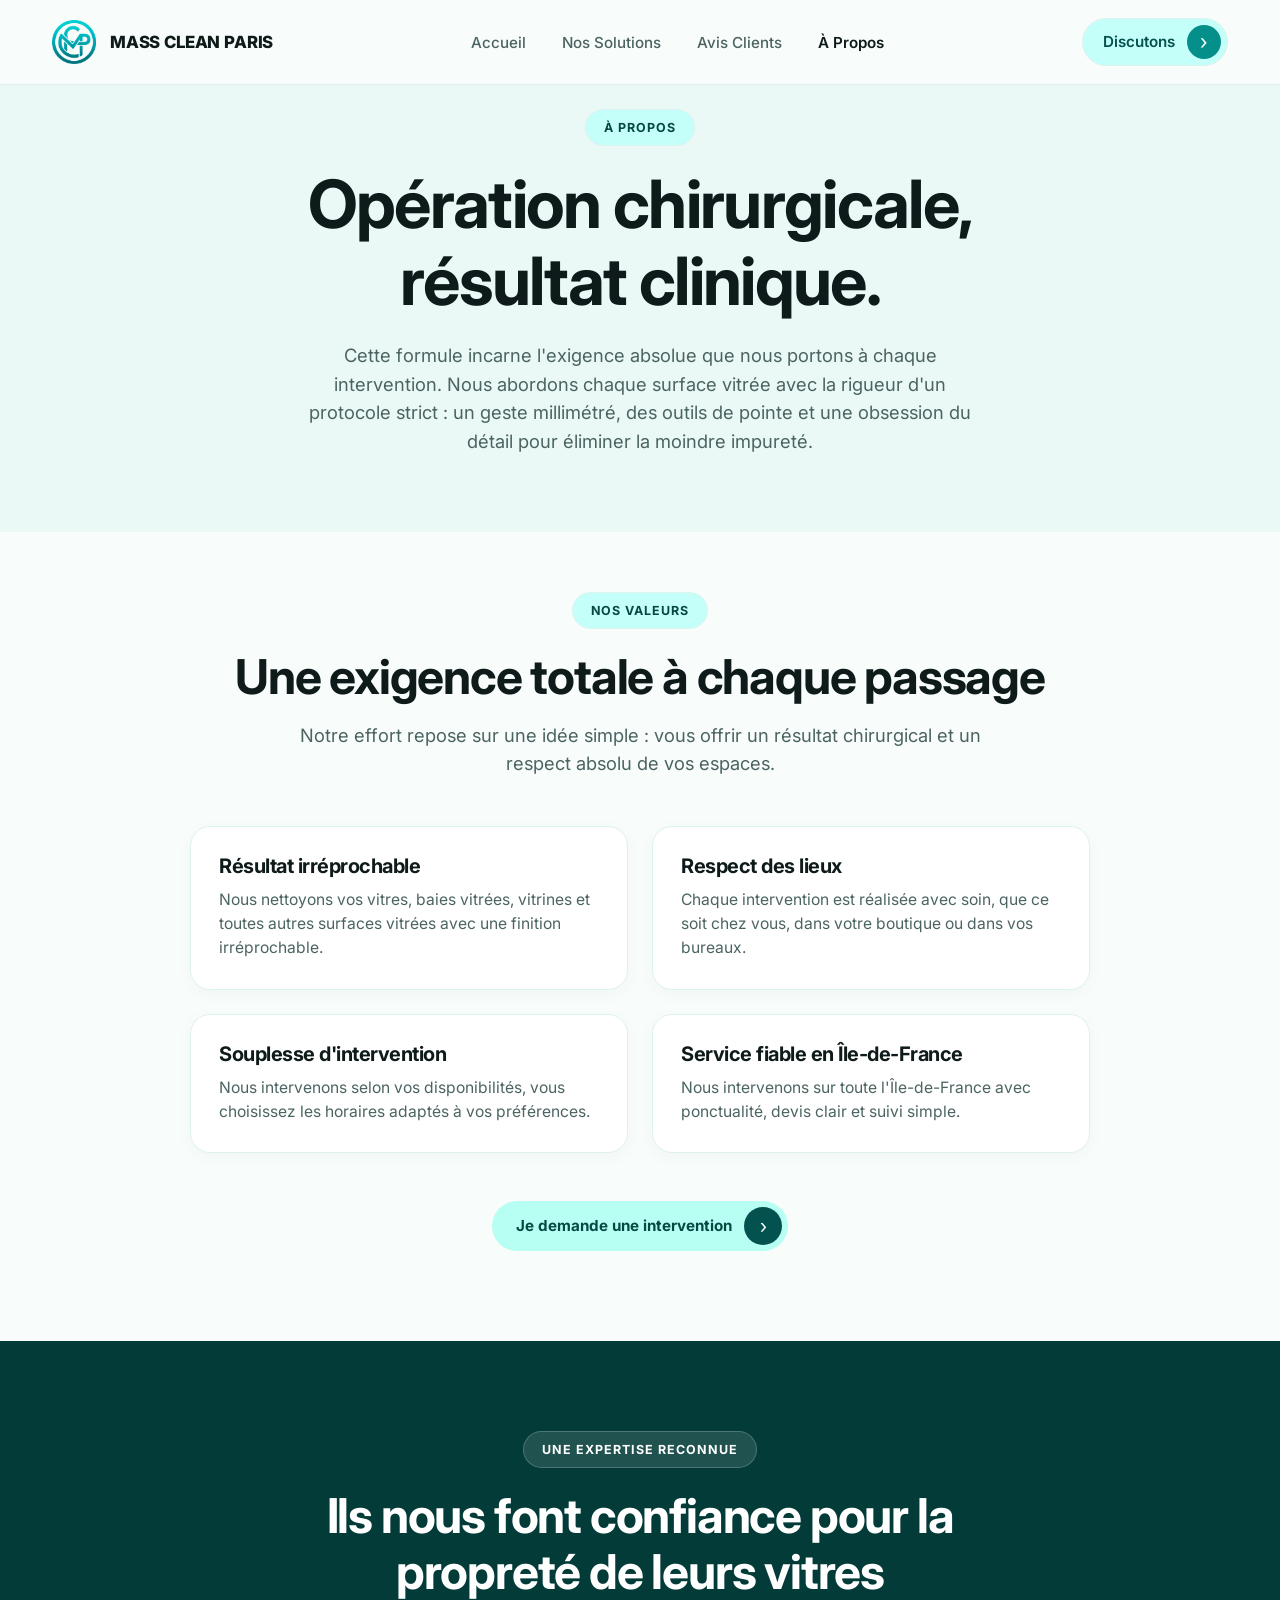
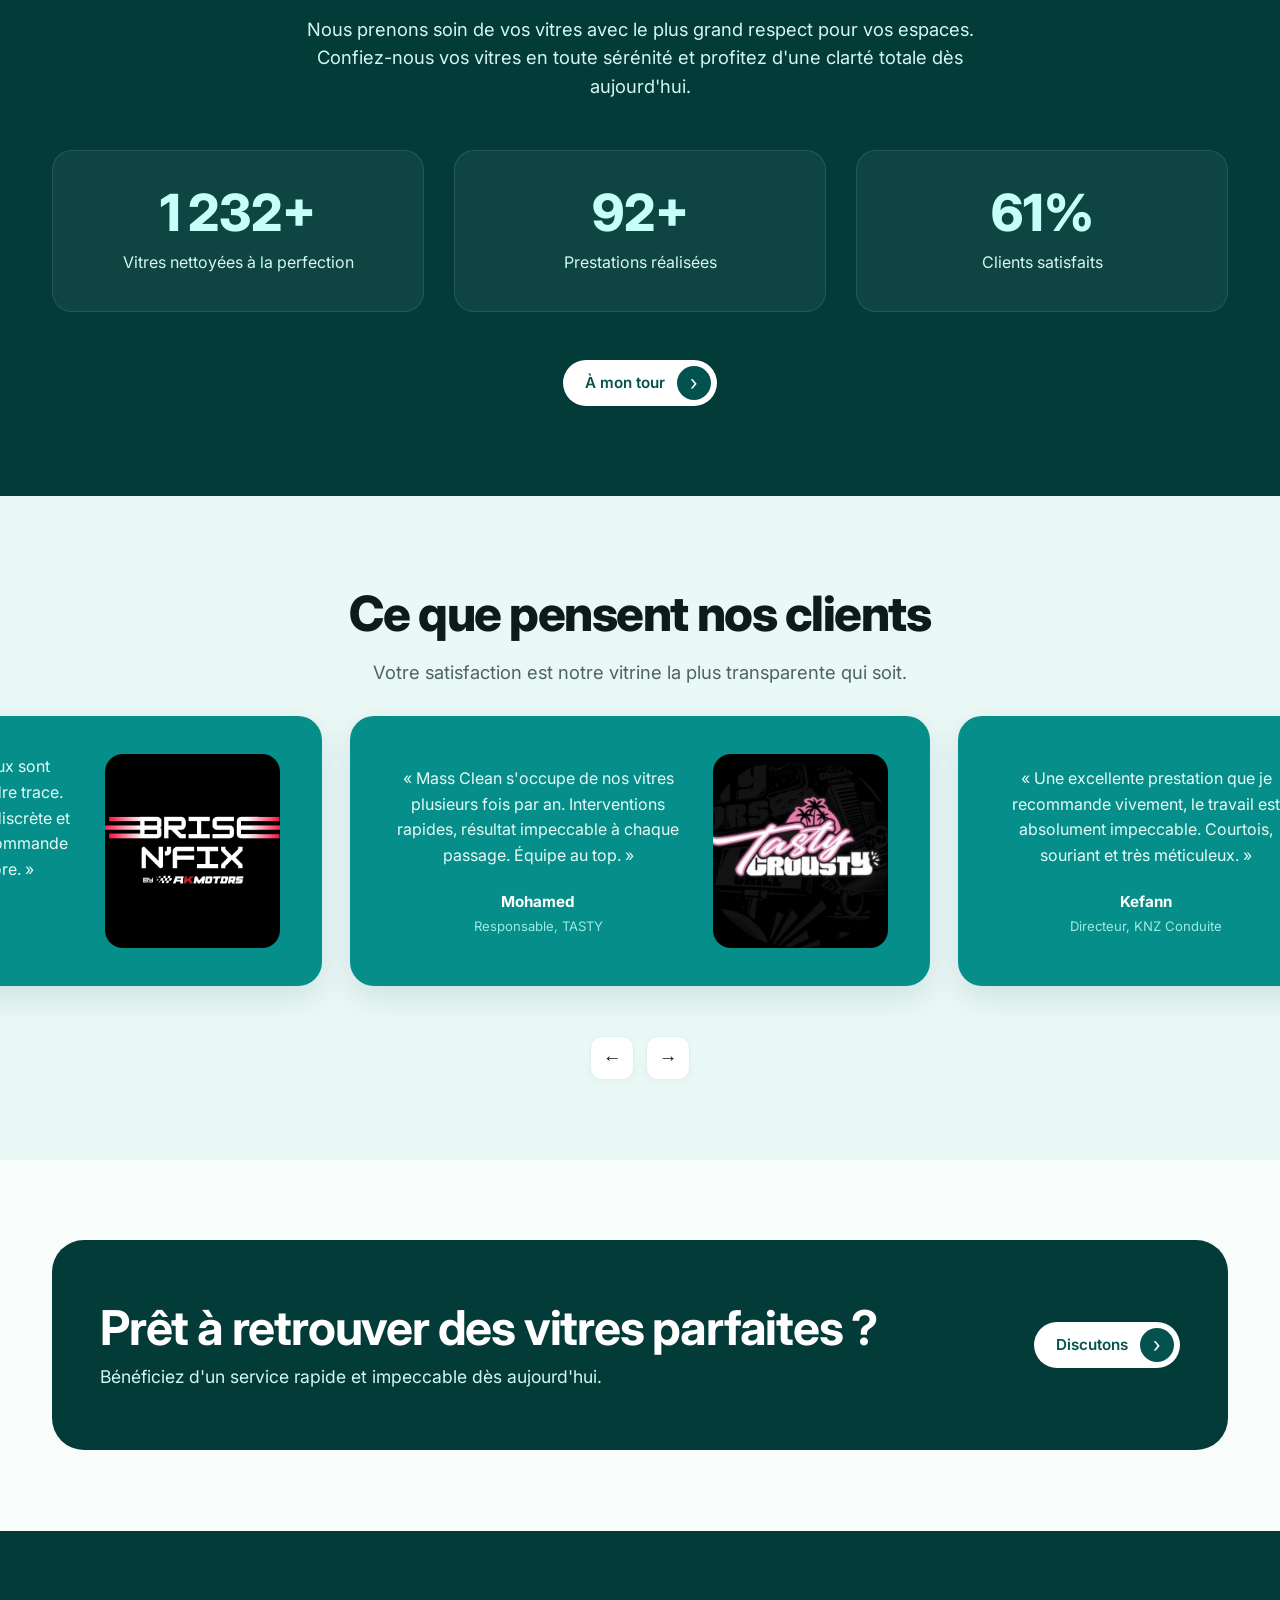
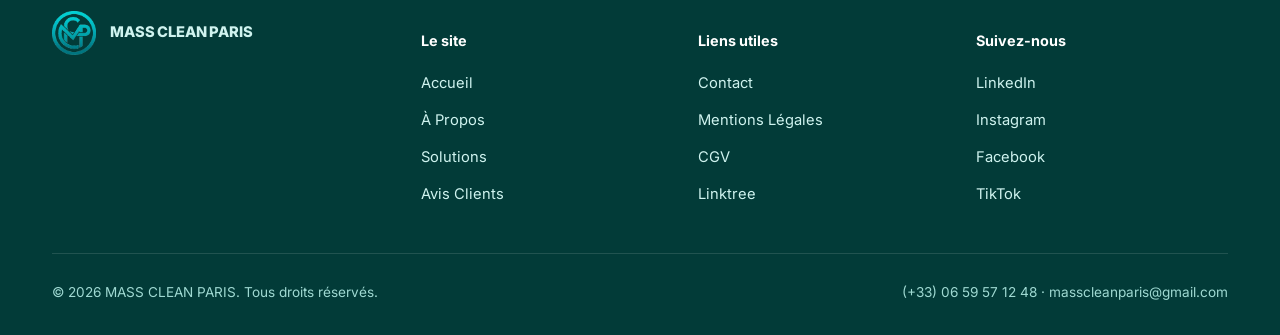
<file: about.html>
<!doctype html>
<html lang="fr">
<head>
<meta charset="UTF-8">
<meta name="viewport" content="width=device-width, initial-scale=1">
<title>À propos — MASS CLEAN PARIS</title>
<meta name="description" content="Entreprise de nettoyage de vitres dans toute l'Île-de-France. Services adaptés aux professionnels et aux particuliers.">
<link rel="preconnect" href="https://fonts.googleapis.com">
<link rel="preconnect" href="https://fonts.gstatic.com" crossorigin>
<link href="https://fonts.googleapis.com/css2?family=Instrument+Serif:ital@0;1&family=Inter:wght@400;500;600;700&display=swap" rel="stylesheet">
<link rel="stylesheet" href="styles.css">
</head>
<body class="page-about">

<header class="site-header">
  <div class="wrap">
    <a href="index.html" class="brand"><img src="images/logo-icon.png" alt="Logo Mass Clean Paris" class="brand-mark-img"> MASS CLEAN PARIS</a>
    <nav>
      <ul class="nav-links" id="navLinks">
        <li><a href="index.html">Accueil</a></li>
        <li><a href="index.html#solutions">Nos Solutions</a></li>
        <li><a href="index.html#avis">Avis Clients</a></li>
        <li><a href="about.html" aria-current="page">À Propos</a></li>
      </ul>
    </nav>
    <div class="nav-cta">
      <a href="contact.html" class="btn btn-pill">Discutons <span class="btn-pill-arrow">&#8250;</span></a>
      <button class="nav-toggle" id="navToggle" aria-label="Ouvrir le menu" aria-expanded="false"><span></span></button>
    </div>
  </div>
</header>

<main>

  <section class="hero" style="padding-bottom: 20px;">
    <div class="wrap" style="display:block; padding-bottom: 56px;">
      <p class="kicker">À propos</p>
      <h1 style="max-width: 18ch;">Opération chirurgicale, résultat clinique.</h1>
      <p class="lede" style="margin-top: 22px;">Cette formule incarne l'exigence absolue que nous portons à chaque intervention. Nous abordons chaque surface vitrée avec la rigueur d'un protocole strict : un geste millimétré, des outils de pointe et une obsession du détail pour éliminer la moindre impureté.</p>
    </div>
  </section>

  <section class="section-alt">
    <div class="wrap">
      <div class="section-head">
        <p class="kicker">Nos valeurs</p>
        <h2>Une exigence totale à chaque passage</h2>
        <p class="lede" style="margin-top: 16px;">Notre effort repose sur une idée simple : vous offrir un résultat chirurgical et un respect absolu de vos espaces.</p>
      </div>
      <div class="values-grid">
        <div class="value-item">
          <h3>Résultat irréprochable</h3>
          <p>Nous nettoyons vos vitres, baies vitrées, vitrines et toutes autres surfaces vitrées avec une finition irréprochable.</p>
        </div>
        <div class="value-item">
          <h3>Respect des lieux</h3>
          <p>Chaque intervention est réalisée avec soin, que ce soit chez vous, dans votre boutique ou dans vos bureaux.</p>
        </div>
        <div class="value-item">
          <h3>Souplesse d'intervention</h3>
          <p>Nous intervenons selon vos disponibilités, vous choisissez les horaires adaptés à vos préférences.</p>
        </div>
        <div class="value-item">
          <h3>Service fiable en Île-de-France</h3>
          <p>Nous intervenons sur toute l'Île-de-France avec ponctualité, devis clair et suivi simple.</p>
        </div>
       </div>
      <div class="about-v-cta">
          <a href="contact.html" class="btn btn-pill btn-pill--teal">
            <span>Je demande une intervention</span>
            <span class="btn-pill-arrow">&#8250;</span>
          </a>
        </div>

   </div>
  </section>


  <!-- Section Chiffres Clés -->
  <section class="section-deep">
    <div class="wrap">
      <div class="section-head center">
        <p class="kicker kicker-light">UNE EXPERTISE RECONNUE</p>
        <h2>Ils nous font confiance pour la propreté de leurs vitres</h2>
        <p class="lede lede-light">Nous prenons soin de vos vitres avec le plus grand respect pour vos espaces. Confiez-nous vos vitres en toute sérénité et profitez d'une clarté totale dès aujourd'hui.</p>
      </div>
<div class="stats-grid">
        <div class="stat-card">
          <b class="counter" data-target="2000" data-suffix="+">0</b>
          <span>Vitres nettoyées à la perfection</span>
        </div>
        <div class="stat-card">
          <b class="counter" data-target="150" data-suffix="+">0</b>
          <span>Prestations réalisées</span>
        </div>
        <div class="stat-card">
          <b class="counter" data-target="100" data-suffix="%">0</b>
          <span>Clients satisfaits</span>
        </div>
      </div>
      <div style="text-align:center; margin-top: 48px;">
        <a href="contact.html" class="btn btn-pill btn-pill--white">
          <span>À mon tour</span>
          <span class="btn-pill-arrow">&#8250;</span>
        </a>
      </div>
    </div>
  </section>

<!-- Avis Clients — Carrousel Framer -->
  <section id="avis" class="section-avis-carousel">
    <div class="wrap">
      <div class="section-head center">
        <h2 class="carousel-heading">Ce que pensent nos clients</h2>
        <p class="lede">Votre satisfaction est notre vitrine la plus transparente qui soit.</p>
      </div>
    </div>

    <!-- Piste de défilement horizontal -->
    <div class="carousel-track" id="testimonialTrack">
      
      <!-- Carte 1 -->
      <article class="carousel-card">
        <div class="card-quote-col">
          <p class="card-quote">« Les vitres de nos bureaux sont impeccables, sans la moindre trace. L'intervention a été rapide, discrète et très professionnelle. Je recommande sans hésiter merci encore. »</p>
          <div class="card-author">
            <strong>Rizwan</strong>
            <span>Directeur, BRISNFIX</span>
          </div>
        </div>
        <div class="card-logo-col">
          <img src="images/brisenfix.png" alt="Logo Brise N'Fix" class="client-brand-img">
        </div>
      </article>

      <!-- Carte 2 -->
      <article class="carousel-card">
        <div class="card-quote-col">
          <p class="card-quote">« Mass Clean s'occupe de nos vitres plusieurs fois par an. Interventions rapides, résultat impeccable à chaque passage. Équipe au top. »</p>
          <div class="card-author">
            <strong>Mohamed</strong>
            <span>Responsable, TASTY</span>
          </div>
        </div>
        <div class="card-logo-col">
          <img src="images/tastyc.jpg" alt="Logo Tasty" class="client-brand-img">

        </div>
      </article>

      <!-- Carte 3 -->
      <article class="carousel-card">
        <div class="card-quote-col">
          <p class="card-quote">« Une excellente prestation que je recommande vivement, le travail est absolument impeccable. Courtois, souriant et très méticuleux. »</p>
          <div class="card-author">
            <strong>Kefann</strong>
            <span>Directeur, KNZ Conduite</span>
          </div>
        </div>
        <div class="card-logo-col">
          <img src="images/knzauto.png" alt="Logo KNZ Auto" class="client-brand-img">

        </div>
      </article>

      <!-- Carte 4 -->
      <article class="carousel-card">
        <div class="card-quote-col">
          <p class="card-quote">« Mass intervient tous les trois mois pour le nettoyage complet de notre atelier et showroom. Toujours ponctuel et résultat clinique. »</p>
          <div class="card-author">
            <strong>Oussama</strong>
            <span>Directeur, C Factory</span>
          </div>
        </div>
        <div class="card-logo-col">
          <img src="images/cfactorcy.jpeg" alt="Logo C Factory" class="client-brand-img">

        </div>
      </article>

      <!-- Carte 5 -->
      <article class="carousel-card">
        <div class="card-quote-col">
          <p class="card-quote">« Intervention impeccable chaque mois dans notre salle de restaurant. Le travail est rapide, silencieux et respecte nos installations. »</p>
          <div class="card-author">
            <strong>Khalil</strong>
            <span>Directeur, Restaurant NOOMY</span>
          </div>
        </div>
        <div class="card-logo-col">
          <img src="images/noomy.jpeg" alt="Logo Noomy" class="client-brand-img">

        </div>
      </article>

    </div>

    <!-- Flèches de défilement centrées -->
    <div class="carousel-controls">
      <button class="carousel-btn" id="prevBtn" aria-label="Avis précédent">←</button>
      <button class="carousel-btn" id="nextBtn" aria-label="Avis suivant">→</button>
    </div>
  </section>

  <!-- CTA Banner Framer Style -->
  <section class="section-cta-wrap">
    <div class="wrap">
      <div class="cta-banner">
        <div class="cta-banner-text">
          <h2>Prêt à retrouver des vitres parfaites ?</h2>
          <p>Bénéficiez d'un service rapide et impeccable dès aujourd'hui.</p>
        </div>
        <a href="contact.html" class="btn btn-pill btn-pill--white">
          <span>Discutons</span>
          <span class="btn-pill-arrow">&#8250;</span>
        </a>
      </div>
    </div>
  </section>

</main>

<footer class="site-footer">
  <div class="wrap">
    <div class="footer-grid">
      <div class="footer-brand">
        <a href="index.html" class="brand brand-footer"><img src="images/logo-icon.png" alt="Logo Mass Clean Paris" class="brand-mark-img brand-mark-img--light"> MASS CLEAN PARIS</a>
      </div>
      <div>
        <h4>Le site</h4>
        <ul>
          <li><a href="index.html">Accueil</a></li>
          <li><a href="about.html">À Propos</a></li>
          <li><a href="index.html#solutions">Solutions</a></li>
          <li><a href="index.html#avis">Avis Clients</a></li>
        </ul>
      </div>
      <div>
        <h4>Liens utiles</h4>
        <ul>
          <li><a href="contact.html">Contact</a></li>
          <li><a href="mentions.html">Mentions Légales</a></li>
          <li><a href="mentions.html#cgv">CGV</a></li>
          <li><a href="https://linktr.ee/masscleanparis">Linktree</a></li>
        </ul>
      </div>
      <div>
        <h4>Suivez-nous</h4>
        <ul>
          <li><a href="https://www.linkedin.com/company/mass-clean-paris/">LinkedIn</a></li>
          <li><a href="https://www.instagram.com/">Instagram</a></li>
          <li><a href="https://www.facebook.com/profile.php?id=61591410992182">Facebook</a></li>
          <li><a href="https://www.tiktok.com/@masscleanparis">TikTok</a></li>
        </ul>
      </div>
    </div>
    <div class="footer-bottom">
      <span>© 2026 MASS CLEAN PARIS. Tous droits réservés.</span>
      <span>(+33) 06 59 57 12 48 · masscleanparis@gmail.com</span>
    </div>
  </div>
</footer>
<script src="script.js"></script>
<body class="page-about">
</html>
</file>
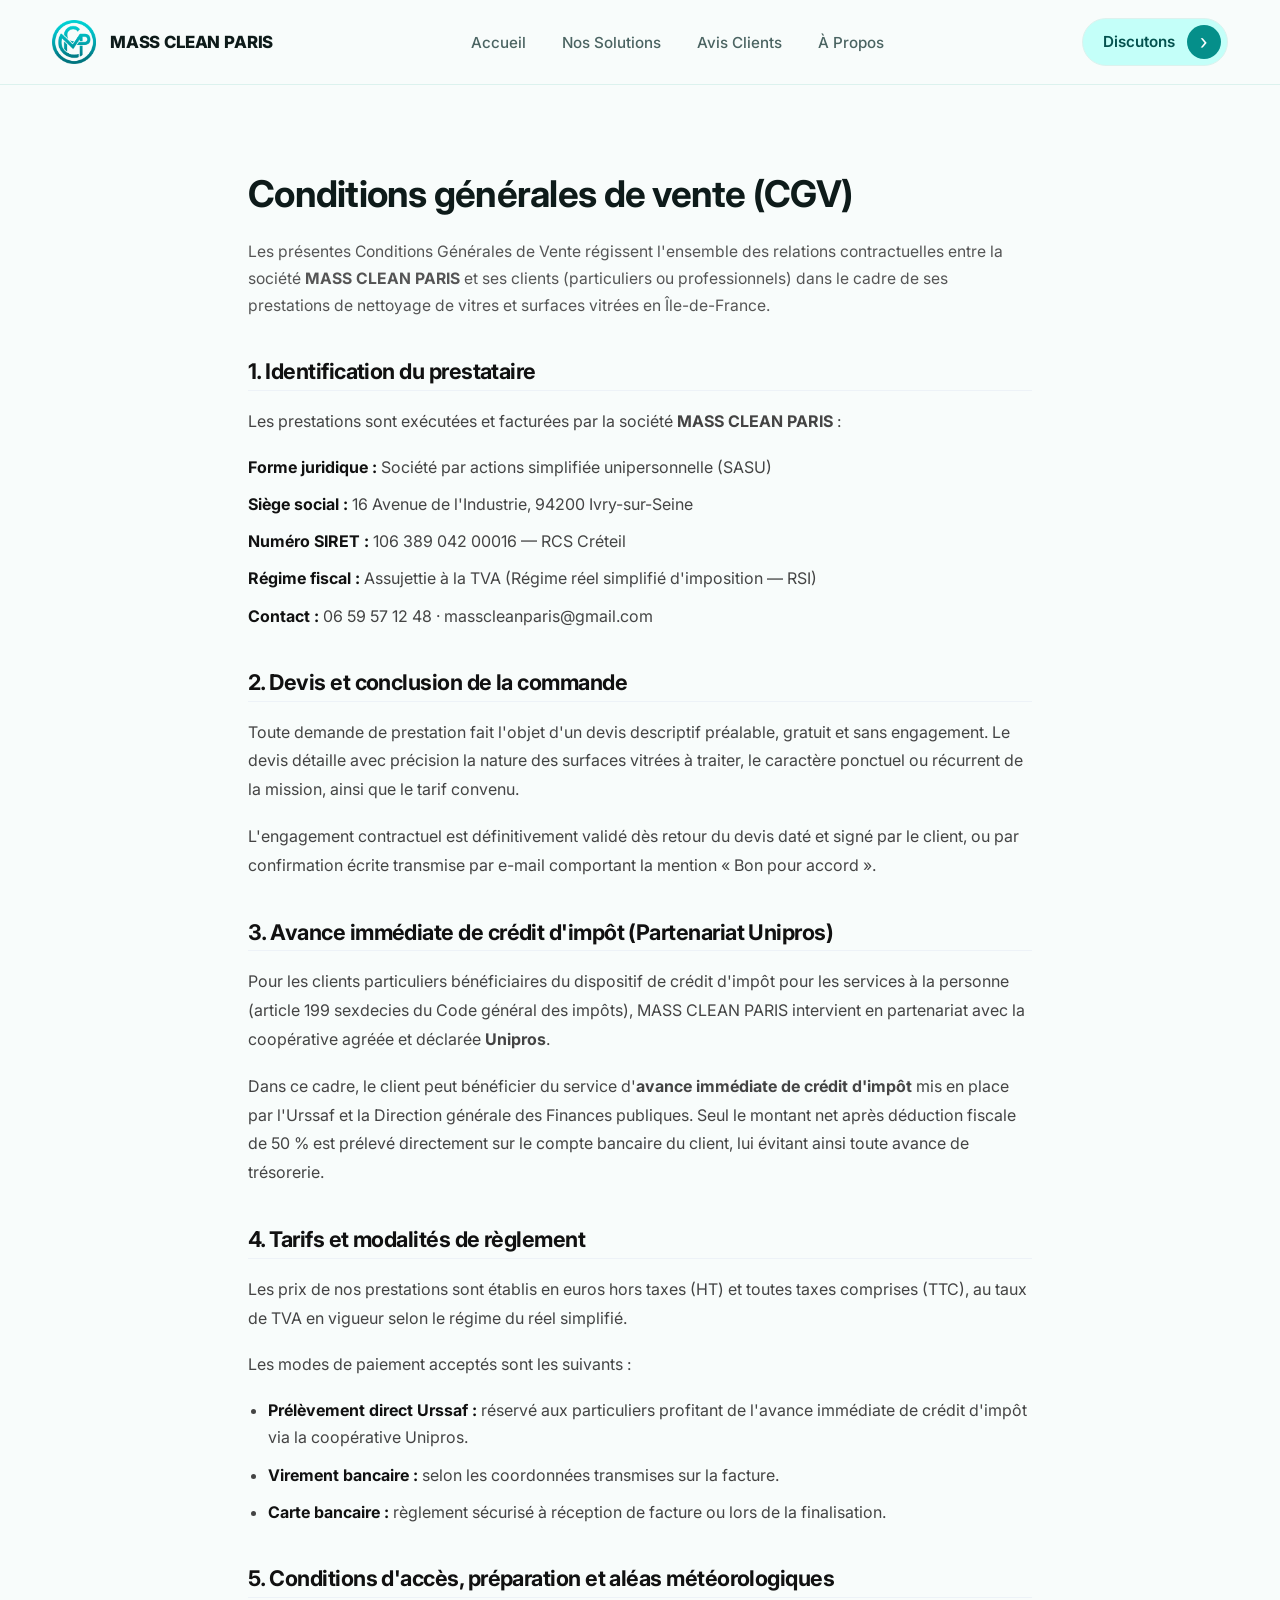
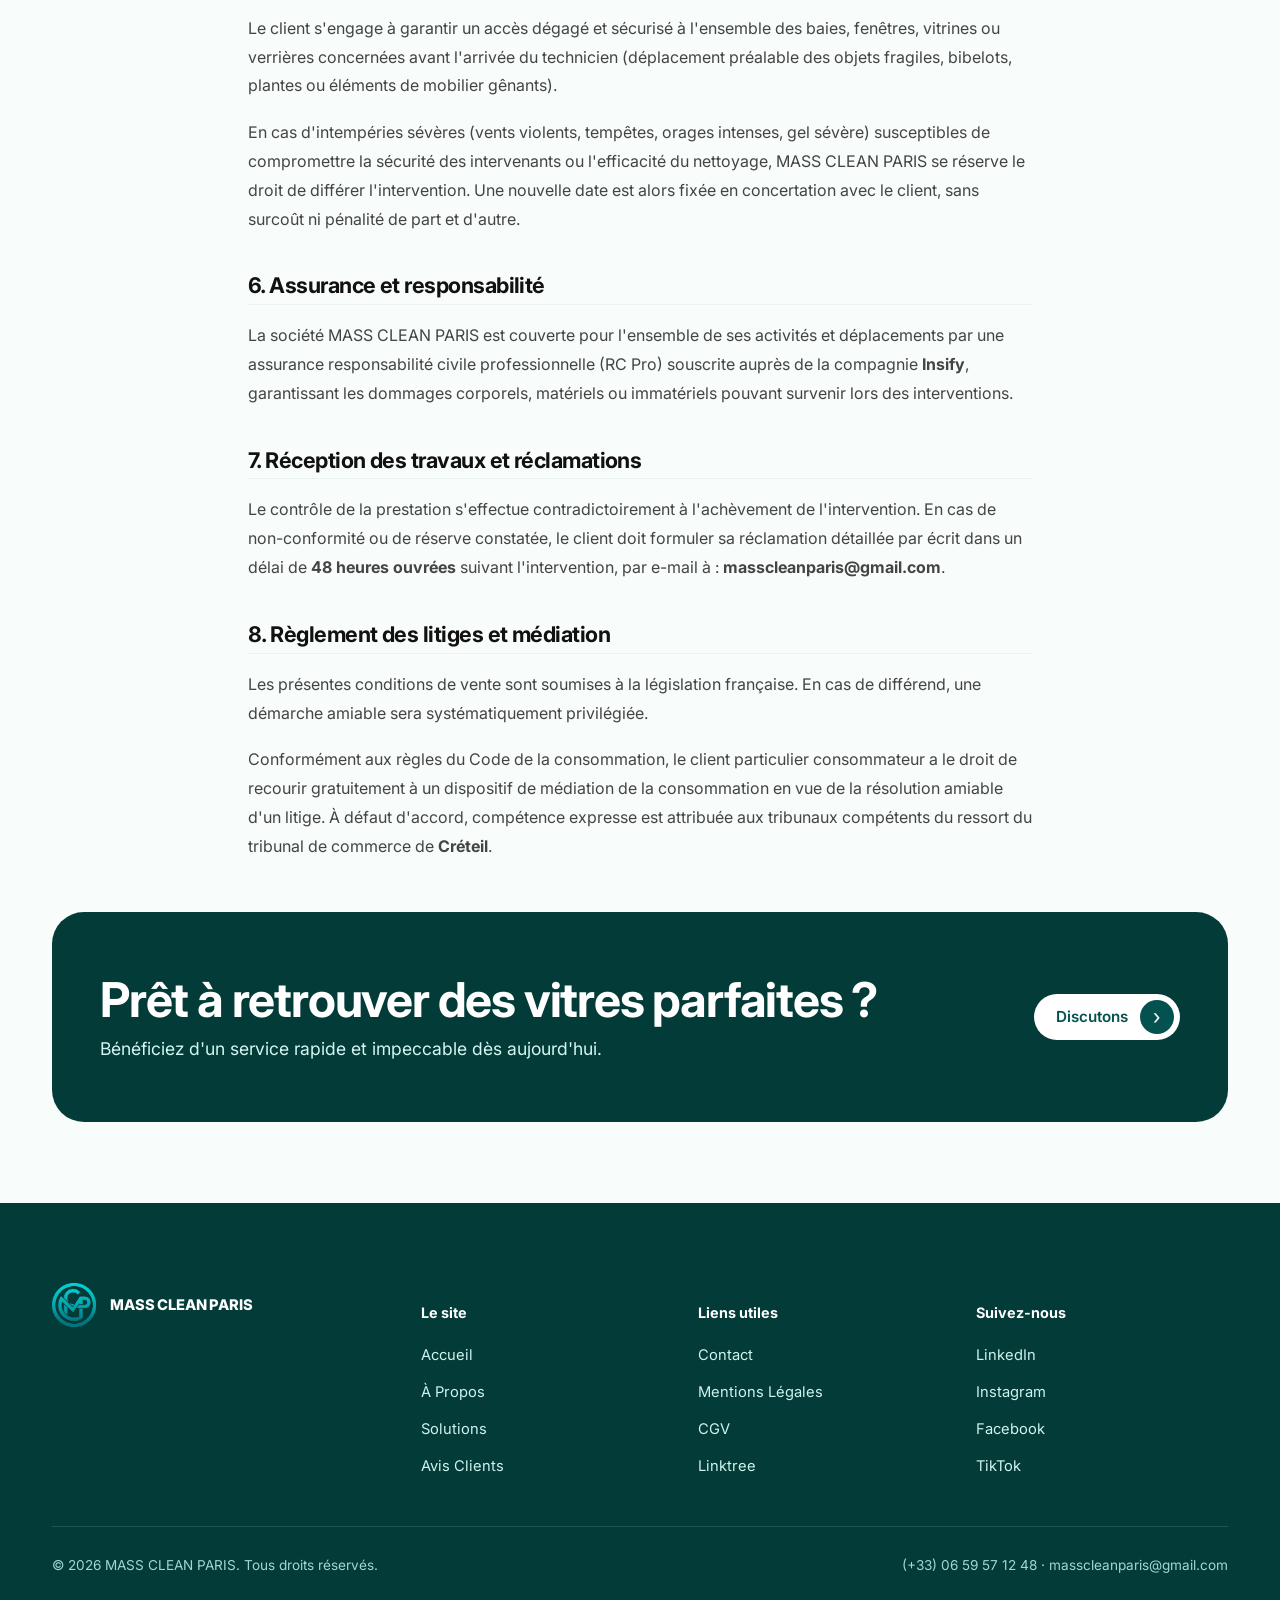
<file: cgv.html>
<!doctype html>
<html lang="fr">
<head>
  <meta charset="UTF-8">
  <meta name="viewport" content="width=device-width, initial-scale=1">
  <title>Conditions Générales de Vente — MASS CLEAN PARIS</title>
  <meta name="description" content="Conditions générales de vente (CGV) des prestations de nettoyage de vitres proposées par MASS CLEAN PARIS en Île-de-France.">
  <link rel="preconnect" href="https://fonts.googleapis.com">
  <link rel="preconnect" href="https://fonts.gstatic.com" crossorigin>
  <link href="https://fonts.googleapis.com/css2?family=Inter:wght@400;500;600;700;800&display=swap" rel="stylesheet">
  <link rel="stylesheet" href="styles.css">
  <style>
    .legal-card {
      padding: 56px 48px;
      margin: 32px auto 16px auto;
      max-width: 880px;
    }
    .legal-content h1 {
      margin-bottom: 24px;
      font-size: 2.3rem;
      letter-spacing: -0.02em;
    }
    .legal-content .legal-intro {
      font-size: 0.98rem;
      color: #555;
      margin-bottom: 36px;
      line-height: 1.7;
    }
    .legal-content h2 {
      margin-top: 40px;
      margin-bottom: 16px;
      font-size: 1.35rem;
      color: #111;
      padding-bottom: 6px;
      border-bottom: 1px solid #edf2f7;
    }
    .legal-content p {
      margin-bottom: 18px;
      line-height: 1.8;
      color: #444;
    }
    .legal-list {
      margin: 12px 0 24px 0;
      padding-left: 20px;
    }
    .legal-list li {
      margin-bottom: 10px;
      line-height: 1.7;
      color: #444;
    }
    .legal-list strong {
      color: #111;
    }
    @media (max-width: 768px) {
      .legal-card {
        padding: 32px 20px;
      }
      .legal-content h1 {
        font-size: 1.85rem;
      }
    }
  </style>
</head>
<body>

<header class="site-header">
  <div class="wrap">
    <a href="index.html" class="brand">
      <img src="images/logo-icon.png" alt="Logo Mass Clean Paris" class="brand-mark-img">
      <span class="brand-name">MASS CLEAN PARIS</span>
    </a>
    <nav>
      <ul class="nav-links" id="navLinks">
        <li><a href="index.html">Accueil</a></li>
        <li><a href="index.html#solutions">Nos Solutions</a></li>
        <li><a href="index.html#avis">Avis Clients</a></li>
        <li><a href="about.html">À Propos</a></li>
      </ul>
    </nav>
    <div class="nav-cta">
      <a href="contact.html" class="btn btn-pill">
        <span>Discutons</span>
        <span class="btn-pill-arrow">&#8250;</span>
      </a>
      <button class="nav-toggle" id="navToggle" aria-label="Ouvrir le menu" aria-expanded="false"><span></span></button>
    </div>
  </div>
</header>

<main class="section" style="padding-bottom: 0;">
  <div class="wrap">
    <article class="card legal-card legal-content">
      <h1>Conditions générales de vente (CGV)</h1>
      
      <p class="legal-intro">
        Les présentes Conditions Générales de Vente régissent l'ensemble des relations contractuelles entre la société <strong>MASS CLEAN PARIS</strong> et ses clients (particuliers ou professionnels) dans le cadre de ses prestations de nettoyage de vitres et surfaces vitrées en Île-de-France.
      </p>

      <h2>1. Identification du prestataire</h2>
      <p>
        Les prestations sont exécutées et facturées par la société <strong>MASS CLEAN PARIS</strong> :
      </p>
      <ul class="legal-list" style="list-style: none; padding-left: 0;">
        <li><strong>Forme juridique :</strong> Société par actions simplifiée unipersonnelle (SASU)</li>
        <li><strong>Siège social :</strong> 16 Avenue de l'Industrie, 94200 Ivry-sur-Seine</li>
        <li><strong>Numéro SIRET :</strong> 106 389 042 00016 — RCS Créteil</li>
        <li><strong>Régime fiscal :</strong> Assujettie à la TVA (Régime réel simplifié d'imposition — RSI)</li>
        <li><strong>Contact :</strong> 06 59 57 12 48 · masscleanparis@gmail.com</li>
      </ul>

      <h2>2. Devis et conclusion de la commande</h2>
      <p>
        Toute demande de prestation fait l'objet d'un devis descriptif préalable, gratuit et sans engagement. Le devis détaille avec précision la nature des surfaces vitrées à traiter, le caractère ponctuel ou récurrent de la mission, ainsi que le tarif convenu.
      </p>
      <p>
        L'engagement contractuel est définitivement validé dès retour du devis daté et signé par le client, ou par confirmation écrite transmise par e-mail comportant la mention « Bon pour accord ».
      </p>

      <h2>3. Avance immédiate de crédit d'impôt (Partenariat Unipros)</h2>
      <p>
        Pour les clients particuliers bénéficiaires du dispositif de crédit d'impôt pour les services à la personne (article 199 sexdecies du Code général des impôts), MASS CLEAN PARIS intervient en partenariat avec la coopérative agréée et déclarée <strong>Unipros</strong>.
      </p>
      <p>
        Dans ce cadre, le client peut bénéficier du service d'<strong>avance immédiate de crédit d'impôt</strong> mis en place par l'Urssaf et la Direction générale des Finances publiques. Seul le montant net après déduction fiscale de 50 % est prélevé directement sur le compte bancaire du client, lui évitant ainsi toute avance de trésorerie.
      </p>

      <h2>4. Tarifs et modalités de règlement</h2>
      <p>
        Les prix de nos prestations sont établis en euros hors taxes (HT) et toutes taxes comprises (TTC), au taux de TVA en vigueur selon le régime du réel simplifié.
      </p>
      <p>Les modes de paiement acceptés sont les suivants :</p>
      <ul class="legal-list">
        <li><strong>Prélèvement direct Urssaf :</strong> réservé aux particuliers profitant de l'avance immédiate de crédit d'impôt via la coopérative Unipros.</li>
        <li><strong>Virement bancaire :</strong> selon les coordonnées transmises sur la facture.</li>
        <li><strong>Carte bancaire :</strong> règlement sécurisé à réception de facture ou lors de la finalisation.</li>
      </ul>

      <h2>5. Conditions d'accès, préparation et aléas météorologiques</h2>
      <p>
        Le client s'engage à garantir un accès dégagé et sécurisé à l'ensemble des baies, fenêtres, vitrines ou verrières concernées avant l'arrivée du technicien (déplacement préalable des objets fragiles, bibelots, plantes ou éléments de mobilier gênants).
      </p>
      <p>
        En cas d'intempéries sévères (vents violents, tempêtes, orages intenses, gel sévère) susceptibles de compromettre la sécurité des intervenants ou l'efficacité du nettoyage, MASS CLEAN PARIS se réserve le droit de différer l'intervention. Une nouvelle date est alors fixée en concertation avec le client, sans surcoût ni pénalité de part et d'autre.
      </p>

      <h2>6. Assurance et responsabilité</h2>
      <p>
        La société MASS CLEAN PARIS est couverte pour l'ensemble de ses activités et déplacements par une assurance responsabilité civile professionnelle (RC Pro) souscrite auprès de la compagnie <strong>Insify</strong>, garantissant les dommages corporels, matériels ou immatériels pouvant survenir lors des interventions.
      </p>

      <h2>7. Réception des travaux et réclamations</h2>
      <p>
        Le contrôle de la prestation s'effectue contradictoirement à l'achèvement de l'intervention. En cas de non-conformité ou de réserve constatée, le client doit formuler sa réclamation détaillée par écrit dans un délai de <strong>48 heures ouvrées</strong> suivant l'intervention, par e-mail à : <strong>masscleanparis@gmail.com</strong>.
      </p>

      <h2>8. Règlement des litiges et médiation</h2>
      <p>
        Les présentes conditions de vente sont soumises à la législation française. En cas de différend, une démarche amiable sera systématiquement privilégiée.
      </p>
      <p style="margin-bottom: 0;">
        Conformément aux règles du Code de la consommation, le client particulier consommateur a le droit de recourir gratuitement à un dispositif de médiation de la consommation en vue de la résolution amiable d'un litige. À défaut d'accord, compétence expresse est attribuée aux tribunaux compétents du ressort du tribunal de commerce de <strong>Créteil</strong>.
      </p>
    </article>
  </div>

  <!-- CTA Banner Framer Style rapproché -->
  <section class="section-cta-wrap" style="padding-top: 0 !important; margin-top: -20px !important;">
    <div class="wrap">
      <div class="cta-banner">
        <div class="cta-banner-text">
          <h2>Prêt à retrouver des vitres parfaites ?</h2>
          <p>Bénéficiez d'un service rapide et impeccable dès aujourd'hui.</p>
        </div>
        <a href="contact.html" class="btn btn-pill btn-pill--white">
          <span>Discutons</span>
          <span class="btn-pill-arrow">&#8250;</span>
        </a>
      </div>
    </div>
  </section>

</main>

<footer class="site-footer">
  <div class="wrap">
    <div class="footer-grid">
      <div class="footer-brand">
        <a href="index.html" class="brand brand-footer">
          <img src="images/logo-icon.png" alt="Logo Mass Clean Paris" class="brand-mark-img">
          <span class="brand-name">MASS CLEAN PARIS</span>
        </a>
      </div>
      <div>
        <h4>Le site</h4>
        <ul>
          <li><a href="index.html">Accueil</a></li>
          <li><a href="about.html">À Propos</a></li>
          <li><a href="index.html#solutions">Solutions</a></li>
          <li><a href="index.html#avis">Avis Clients</a></li>
        </ul>
      </div>
      <div>
        <h4>Liens utiles</h4>
        <ul>
          <li><a href="contact.html">Contact</a></li>
          <li><a href="mentions.html">Mentions Légales</a></li>
          <li><a href="cgv.html">CGV</a></li>
          <li><a href="https://linktr.ee/masscleanparis" target="_blank" rel="noopener">Linktree</a></li>
        </ul>
      </div>
      <div>
        <h4>Suivez-nous</h4>
        <ul>
          <li><a href="https://www.linkedin.com/company/mass-clean-paris/" target="_blank" rel="noopener">LinkedIn</a></li>
          <li><a href="https://www.instagram.com/" target="_blank" rel="noopener">Instagram</a></li>
          <li><a href="https://www.facebook.com/profile.php?id=61591410992182" target="_blank" rel="noopener">Facebook</a></li>
          <li><a href="https://www.tiktok.com/@masscleanparis" target="_blank" rel="noopener">TikTok</a></li>
        </ul>
      </div>
    </div>
    <div class="footer-bottom">
      <span>© 2026 MASS CLEAN PARIS. Tous droits réservés.</span>
      <span>(+33) 06 59 57 12 48 · masscleanparis@gmail.com</span>
    </div>
  </div>
</footer>

<script src="script.js"></script>
</body>
</html>
</file>
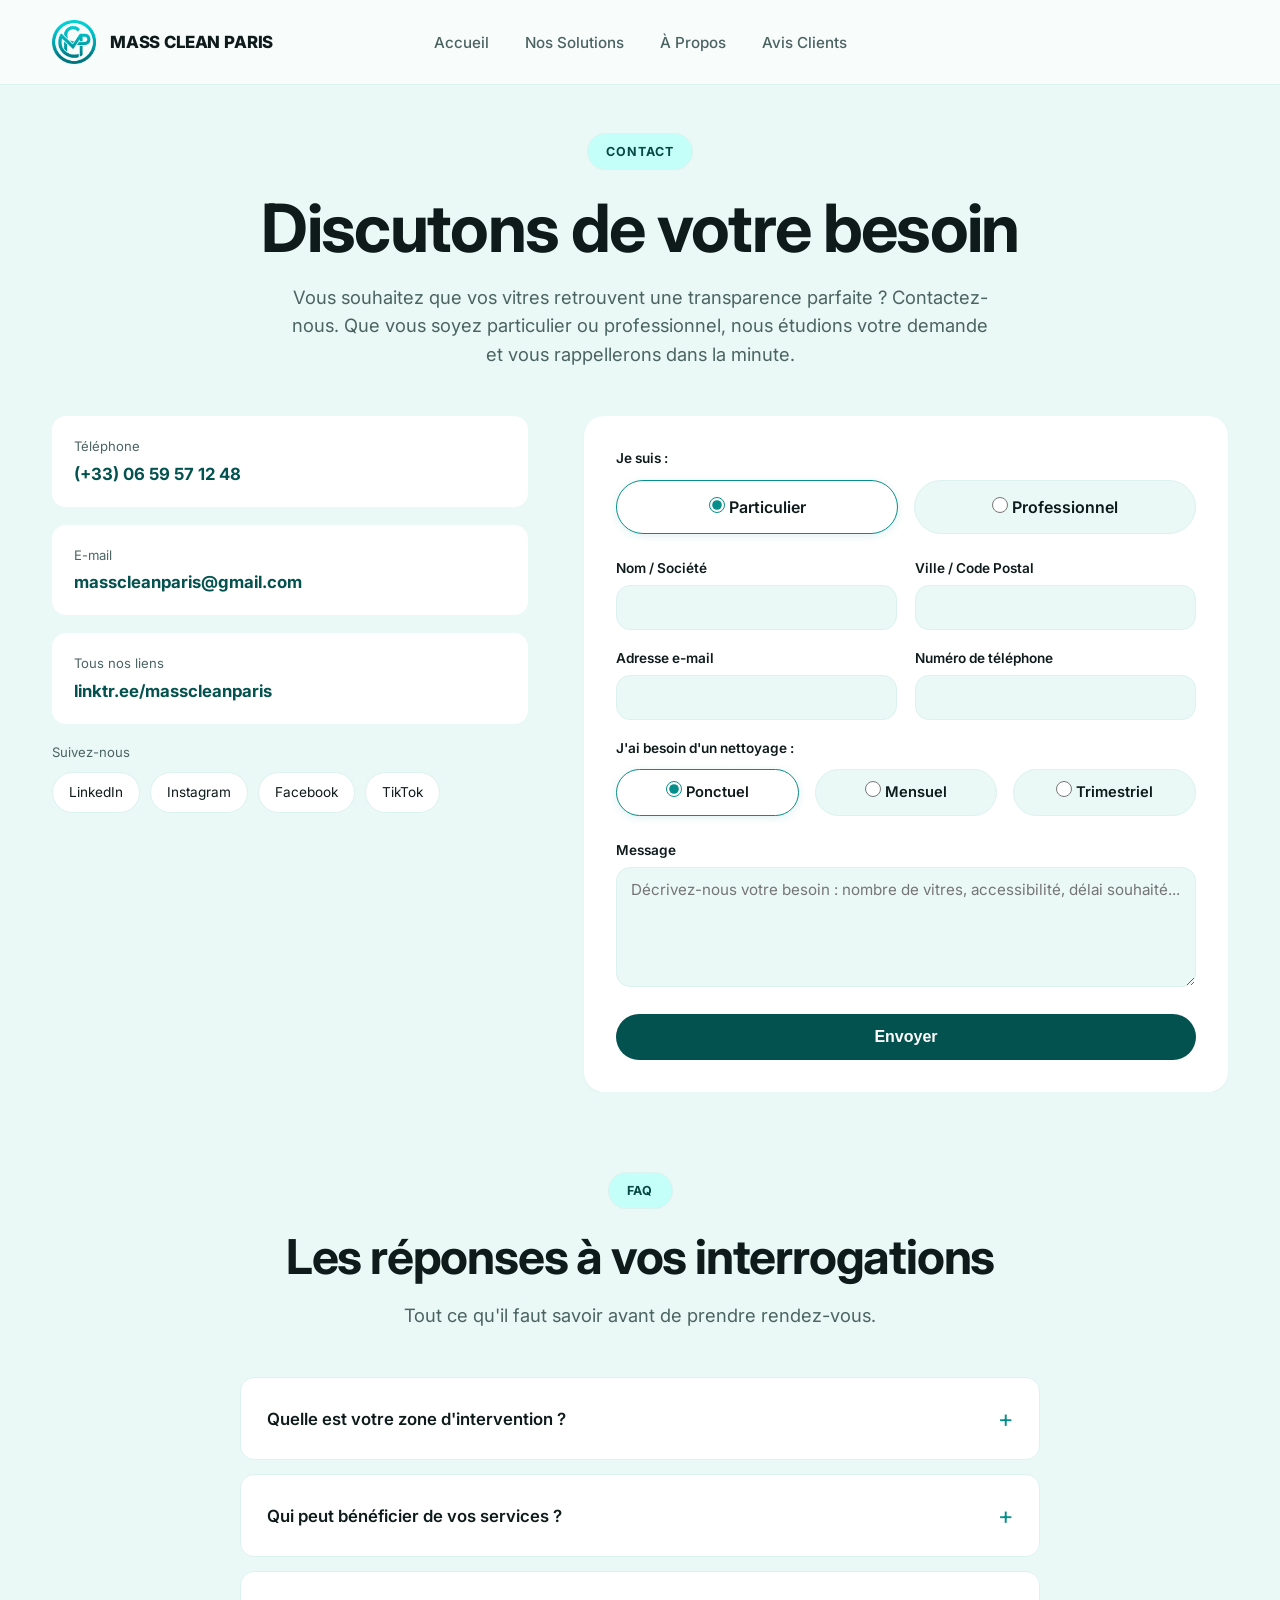
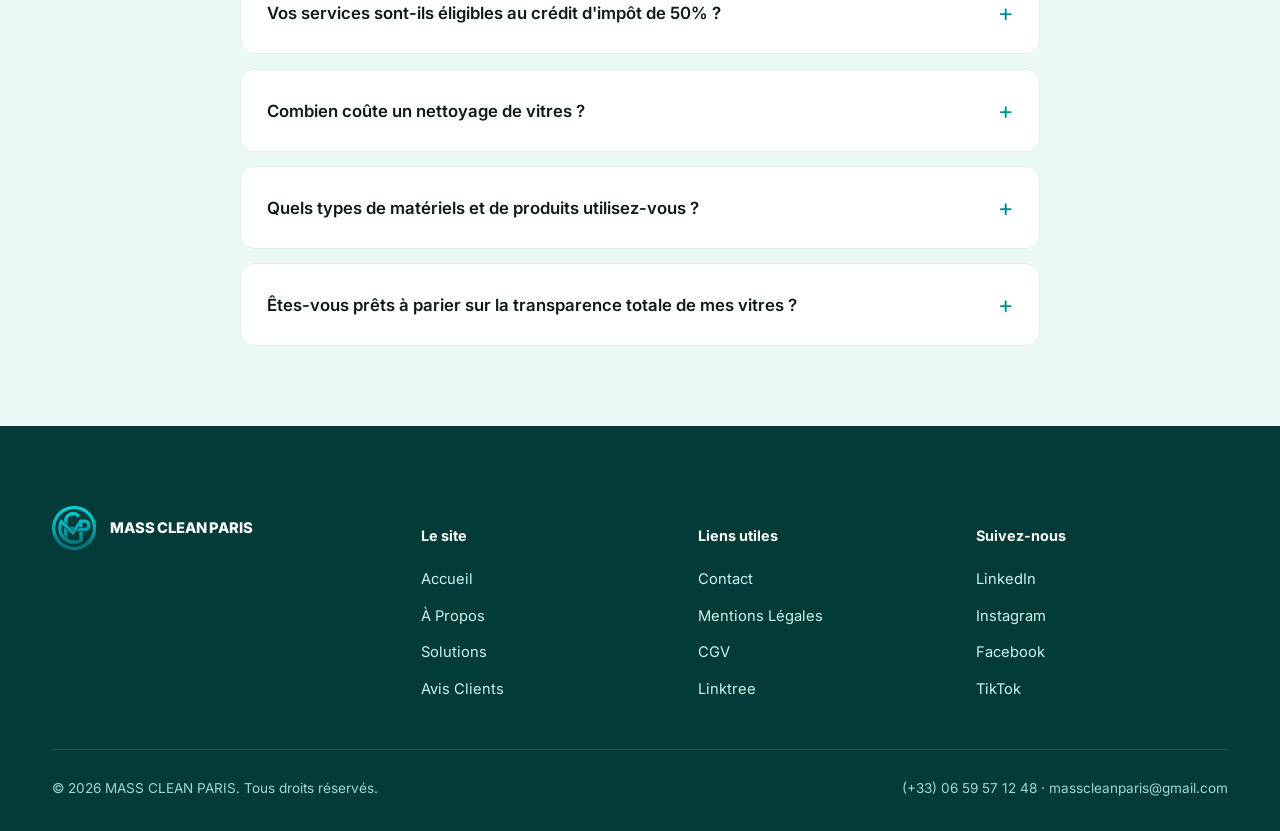
<file: contact.html>
<!doctype html>
<html lang="fr">
<head>
  <meta charset="UTF-8">
  <meta name="viewport" content="width=device-width, initial-scale=1">
  <title>Contact — MASS CLEAN PARIS</title>
  <meta name="description" content="Discutons de votre besoin de nettoyage de vitres en Île-de-France. Devis gratuit et réponse rapide.">
  <link rel="preconnect" href="https://fonts.googleapis.com">
  <link rel="preconnect" href="https://fonts.gstatic.com" crossorigin>
  <link href="https://fonts.googleapis.com/css2?family=Instrument+Serif:ital@0;1&family=Inter:wght@400;500;600;700&display=swap" rel="stylesheet">
  <link rel="stylesheet" href="styles.css">
</head>
<body class="page-contact">

<header class="site-header">
  <div class="wrap">
    <a href="index.html" class="brand">
      <img src="images/logo-icon.png" alt="Logo Mass Clean Paris" class="brand-mark-img"> 
      <span class="brand-name">MASS CLEAN PARIS</span>
    </a>
    <nav>
      <ul class="nav-links" id="navLinks">
        <li><a href="index.html">Accueil</a></li>
        <li><a href="index.html#solutions">Nos Solutions</a></li>
        <li><a href="about.html">À Propos</a></li>
        <li><a href="index.html#avis">Avis Clients</a></li>
      </ul>
    </nav>
    <div class="nav-cta">
      <button class="nav-toggle" id="navToggle" aria-label="Ouvrir le menu" aria-expanded="false"><span></span></button>
    </div>
  </div>
</header>

<main>

  <!-- Section Formulaire & Contact -->
  <section class="section-tight section-contact">
    <div class="wrap">
      <div class="contact-header">
        <p class="kicker">Contact</p>
        <h1>Discutons de votre besoin</h1>
        <p class="lede">Vous souhaitez que vos vitres retrouvent une transparence parfaite ? Contactez-nous. Que vous soyez particulier ou professionnel, nous étudions votre demande et vous rappellerons dans la minute.</p>
      </div>
      
      <div class="contact-layout" style="margin-top: 48px;">
        <div class="contact-info">
          <a href="tel:+33659571248" class="info-card">
            <span>Téléphone</span>
            <strong>(+33) 06 59 57 12 48</strong>
          </a>
          <a href="mailto:masscleanparis@gmail.com" class="info-card">
            <span>E-mail</span>
            <strong>masscleanparis@gmail.com</strong>
          </a>
          <a href="https://linktr.ee/masscleanparis" class="info-card" target="_blank" rel="noopener">
            <span>Tous nos liens</span>
            <strong>linktr.ee/masscleanparis</strong>
          </a>
          <div>
            <span style="display:block;font-size:0.82rem;color:var(--ink-soft);margin-bottom:10px;">Suivez-nous</span>
            <div class="social-row">
              <a href="https://www.linkedin.com/company/mass-clean-paris/" target="_blank" rel="noopener">LinkedIn</a>
              <a href="https://www.instagram.com/" target="_blank" rel="noopener">Instagram</a>
              <a href="https://www.facebook.com/profile.php?id=61591410992182" target="_blank" rel="noopener">Facebook</a>
              <a href="https://www.tiktok.com/@masscleanparis" target="_blank" rel="noopener">TikTok</a>
            </div>
          </div>
        </div>

        <form class="card" action="https://api.web3forms.com/submit" method="POST">
          <!-- Configuration Web3Forms -->
          <input type="hidden" name="access_key" value="33430514-e7f6-4966-ba63-2ed36cf94f2d">
          <input type="hidden" name="subject" value="Nouvelle demande de devis - MASS CLEAN PARIS">
          <input type="hidden" name="from_name" value="MASS CLEAN PARIS">
          <input type="checkbox" name="botcheck" style="display: none;">
          <input type="hidden" name="redirect" value="https://www.masscleanparis.fr/merci.html">
  
          <div class="field">
            <label>Je suis :</label>
            <div class="radio-group">
              <label class="radio-pill"><input type="radio" name="profil" value="Particulier" checked> Particulier</label>
              <label class="radio-pill"><input type="radio" name="profil" value="Professionnel"> Professionnel</label>
            </div>
          </div>

          <div class="field-row">
            <div class="field">
              <label for="nom">Nom / Société</label>
              <input type="text" id="nom" name="nom" required>
            </div>
            <div class="field">
              <label for="ville">Ville / Code Postal</label>
              <input type="text" id="ville" name="ville" required>
            </div>
          </div>

          <div class="field-row">
            <div class="field">
              <label for="email">Adresse e-mail</label>
              <input type="email" id="email" name="email" required>
            </div>
            <div class="field">
              <label for="tel">Numéro de téléphone</label>
              <input type="tel" id="tel" name="tel" required>
            </div>
          </div>

          <div class="field">
            <label>J'ai besoin d'un nettoyage :</label>
            <div class="radio-group">
              <label class="radio-pill"><input type="radio" name="frequence" value="Ponctuel" checked> Ponctuel</label>
              <label class="radio-pill"><input type="radio" name="frequence" value="Mensuel"> Mensuel</label>
              <label class="radio-pill"><input type="radio" name="frequence" value="Trimestriel"> Trimestriel</label>
            </div>
          </div>

          <div class="field">
            <label for="message">Message</label>
            <textarea id="message" name="message" placeholder="Décrivez-nous votre besoin : nombre de vitres, accessibilité, délai souhaité..."></textarea>
          </div>

          <button type="submit" class="btn btn-primary btn-block">Envoyer</button>
        </form>
      </div>
    </div>
  </section>

  <!-- Section FAQ (bien séparée et centrée) -->
  <section class="section-faq" style="padding: 80px 0;">
    <div class="wrap">
      <div class="section-head center" style="text-align: center; margin-bottom: 48px;">
        <p class="kicker">FAQ</p>
        <h2>Les réponses à vos interrogations</h2>
        <p class="lede">Tout ce qu'il faut savoir avant de prendre rendez-vous.</p>
      </div>
      <div class="faq-accordion" style="max-width: 800px; margin: 0 auto;">
        <details class="faq-box">
          <summary>Quelle est votre zone d'intervention ?</summary>
          <p class="faq-content">Que vous soyez particulier ou professionnel, nous intervenons dans toute la région Île-de-France, et même plus loin si affinités.</p>
        </details>
        <details class="faq-box">
          <summary>Qui peut bénéficier de vos services ?</summary>
          <p class="faq-content">Nos services s'adressent tant aux particuliers qu'aux professionnels. Nous adaptons nos prestations de nettoyage à chaque exigence.</p>
        </details>
        <details class="faq-box">
          <summary>Vos services sont-ils éligibles au crédit d'impôt de 50% ?</summary>
          <p class="faq-content">Oui, si vous êtes un particulier, vous bénéficiez de 50 % de crédit d'impôt au moment du paiement de la facture. Si vous êtes un professionnel, notre facture est une charge entièrement déductible de vos résultats.</p>
        </details>
        <details class="faq-box">
          <summary>Combien coûte un nettoyage de vitres ?</summary>
          <p class="faq-content">Le tarif est calculé sur-mesure selon le nombre de surfaces vitrées, leur accessibilité et la fréquence souhaitée. Nous vous envoyons un devis personnalisé, transparent et gratuit en quelques minutes.</p>
        </details>
        <details class="faq-box">
          <summary>Quels types de matériels et de produits utilisez-vous ?</summary>
          <p class="faq-content">Nous utilisons exclusivement des équipements professionnels spécialisés. Nos produits sont éco-responsables et notre méthode garantit un nettoyage sans aucune trace ni résidu chimique.</p>
        </details>
        <details class="faq-box">
          <summary>Êtes-vous prêts à parier sur la transparence totale de mes vitres ?</summary>
          <p class="faq-content">Absolument. Notre signature, c'est la perfection. Si le moindre reflet ou la moindre trace persiste après notre intervention, nous repassons corriger immédiatement.</p>
        </details>
      </div>
    </div>
  </section>

</main>

<footer class="site-footer">
  <div class="wrap">
    <div class="footer-grid">
      <div class="footer-brand">
        <a href="index.html" class="brand brand-footer">
          <img src="images/logo-icon.png" alt="Logo Mass Clean Paris" class="brand-mark-img brand-mark-img--light"> 
          <span class="brand-name">MASS CLEAN PARIS</span>
        </a>
      </div>
      <div>
        <h4>Le site</h4>
        <ul>
          <li><a href="index.html">Accueil</a></li>
          <li><a href="about.html">À Propos</a></li>
          <li><a href="index.html#solutions">Solutions</a></li>
          <li><a href="index.html#avis">Avis Clients</a></li>
        </ul>
      </div>
      <div>
        <h4>Liens utiles</h4>
        <ul>
          <li><a href="contact.html">Contact</a></li>
          <li><a href="mentions.html">Mentions Légales</a></li>
          <li><a href="cgv.html">CGV</a></li>
          <li><a href="https://linktr.ee/masscleanparis" target="_blank" rel="noopener">Linktree</a></li>
        </ul>
      </div>
      <div>
        <h4>Suivez-nous</h4>
        <ul>
          <li><a href="https://www.linkedin.com/company/mass-clean-paris/" target="_blank" rel="noopener">LinkedIn</a></li>
          <li><a href="https://www.instagram.com/" target="_blank" rel="noopener">Instagram</a></li>
          <li><a href="https://www.facebook.com/profile.php?id=61591410992182" target="_blank" rel="noopener">Facebook</a></li>
          <li><a href="https://www.tiktok.com/@masscleanparis" target="_blank" rel="noopener">TikTok</a></li>
        </ul>
      </div>
    </div>
    <div class="footer-bottom">
      <span>© 2026 MASS CLEAN PARIS. Tous droits réservés.</span>
      <span>(+33) 06 59 57 12 48 · masscleanparis@gmail.com</span>
    </div>
  </div>
</footer>

<script src="script.js"></script>
</body>
</html>
</file>
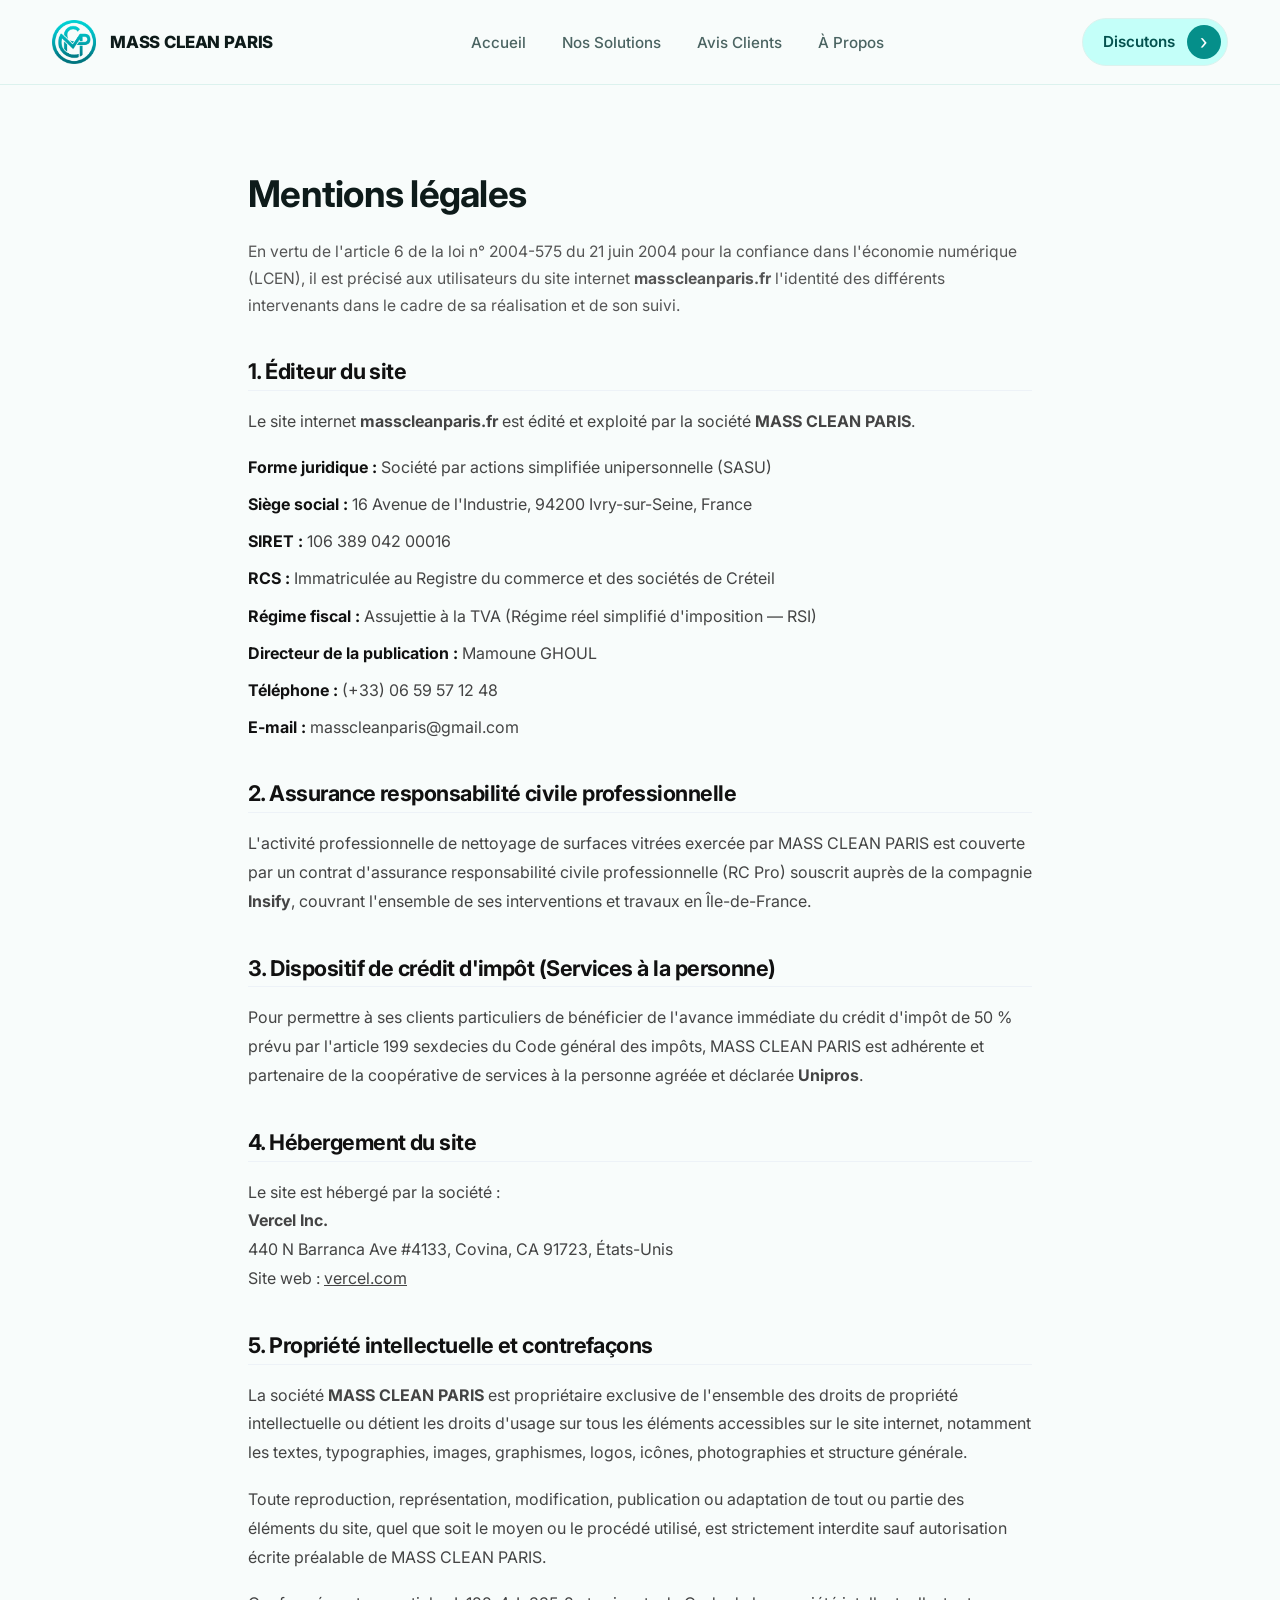
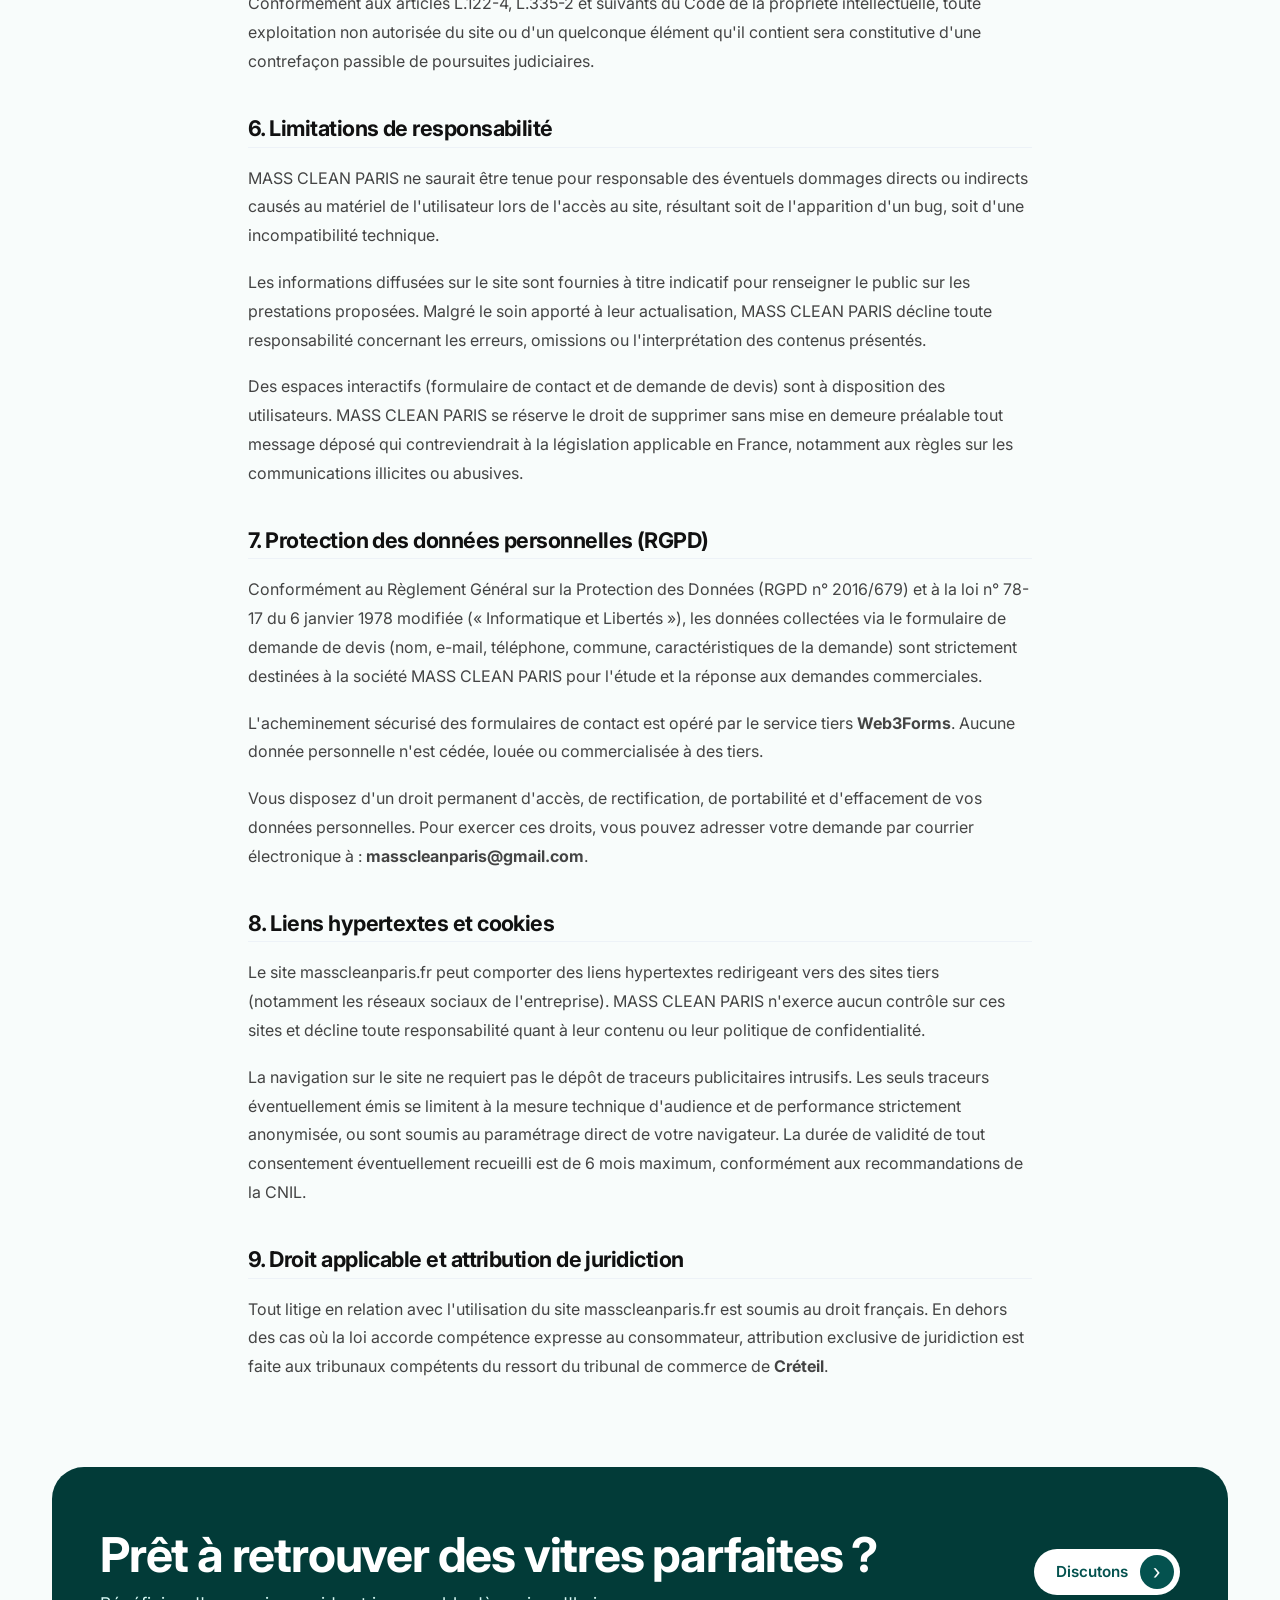
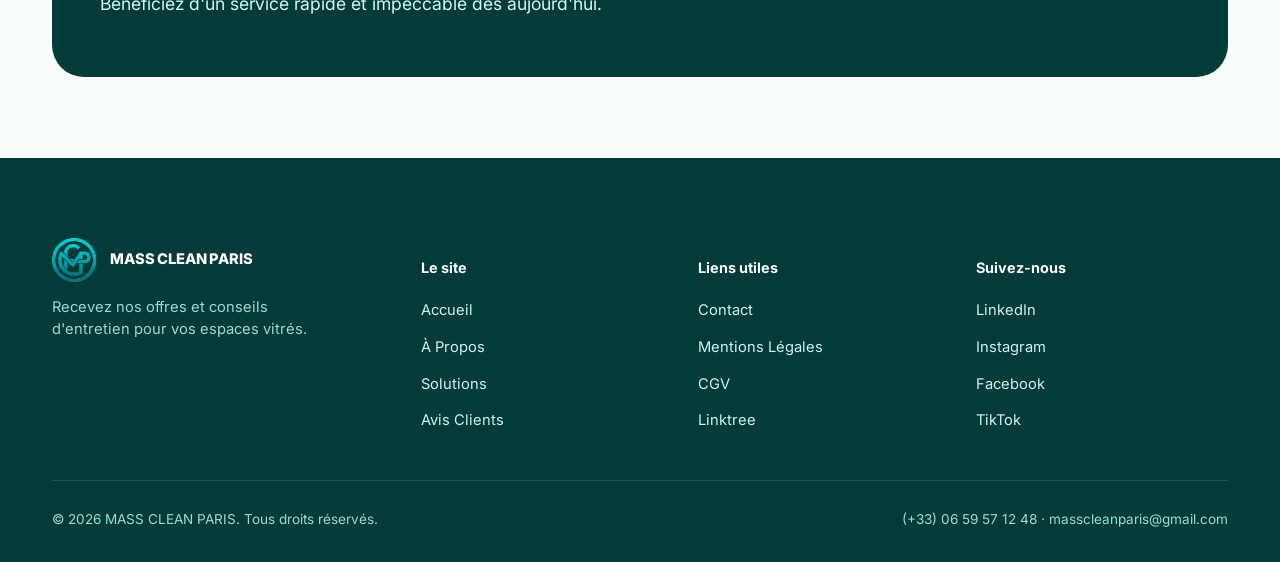
<file: mentions.html>
<!doctype html>
<html lang="fr">
<head>
  <meta charset="UTF-8">
  <meta name="viewport" content="width=device-width, initial-scale=1">
  <title>Mentions Légales — MASS CLEAN PARIS</title>
  <meta name="description" content="Mentions légales de l'entreprise MASS CLEAN PARIS, spécialiste du nettoyage de vitres en Île-de-France.">
  <link rel="preconnect" href="https://fonts.googleapis.com">
  <link rel="preconnect" href="https://fonts.gstatic.com" crossorigin>
  <link href="https://fonts.googleapis.com/css2?family=Inter:wght@400;500;600;700;800&display=swap" rel="stylesheet">
  <link rel="stylesheet" href="styles.css">
  <style>
    .legal-card {
      padding: 56px 48px;
      margin: 32px auto;
      max-width: 880px;
    }
    .legal-content h1 {
      margin-bottom: 24px;
      font-size: 2.3rem;
      letter-spacing: -0.02em;
    }
    .legal-content .legal-intro {
      font-size: 0.98rem;
      color: #555;
      margin-bottom: 36px;
      line-height: 1.7;
    }
    .legal-content h2 {
      margin-top: 40px;
      margin-bottom: 16px;
      font-size: 1.35rem;
      color: #111;
      padding-bottom: 6px;
      border-bottom: 1px solid #edf2f7;
    }
    .legal-content p {
      margin-bottom: 18px;
      line-height: 1.8;
      color: #444;
    }
    .legal-list {
      margin: 12px 0 24px 0;
      padding: 0;
      list-style: none;
    }
    .legal-list li {
      margin-bottom: 10px;
      line-height: 1.7;
      color: #444;
    }
    .legal-list strong {
      color: #111;
    }
    @media (max-width: 768px) {
      .legal-card {
        padding: 32px 20px;
      }
      .legal-content h1 {
        font-size: 1.85rem;
      }
    }
  </style>
</head>
<body>

<header class="site-header">
  <div class="wrap">
    <a href="index.html" class="brand">
      <img src="images/logo-icon.png" alt="Logo Mass Clean Paris" class="brand-mark-img">
      <span class="brand-name">MASS CLEAN PARIS</span>
    </a>
    <nav>
      <ul class="nav-links" id="navLinks">
        <li><a href="index.html">Accueil</a></li>
        <li><a href="index.html#solutions">Nos Solutions</a></li>
        <li><a href="index.html#avis">Avis Clients</a></li>
        <li><a href="about.html">À Propos</a></li>
      </ul>
    </nav>
    <div class="nav-cta">
      <a href="contact.html" class="btn btn-pill">
        <span>Discutons</span>
        <span class="btn-pill-arrow">&#8250;</span>
      </a>
      <button class="nav-toggle" id="navToggle" aria-label="Ouvrir le menu" aria-expanded="false"><span></span></button>
    </div>
  </div>
</header>

<main class="section">
  <div class="wrap">
    <article class="card legal-card legal-content">
      <h1>Mentions légales</h1>
      
      <p class="legal-intro">
        En vertu de l'article 6 de la loi n° 2004-575 du 21 juin 2004 pour la confiance dans l'économie numérique (LCEN), il est précisé aux utilisateurs du site internet <strong>masscleanparis.fr</strong> l'identité des différents intervenants dans le cadre de sa réalisation et de son suivi.
      </p>

      <h2>1. Éditeur du site</h2>
      <p>
        Le site internet <strong>masscleanparis.fr</strong> est édité et exploité par la société <strong>MASS CLEAN PARIS</strong>.
      </p>
      <ul class="legal-list">
        <li><strong>Forme juridique :</strong> Société par actions simplifiée unipersonnelle (SASU)</li>
        <li><strong>Siège social :</strong> 16 Avenue de l'Industrie, 94200 Ivry-sur-Seine, France</li>
        <li><strong>SIRET :</strong> 106 389 042 00016</li>
        <li><strong>RCS :</strong> Immatriculée au Registre du commerce et des sociétés de Créteil</li>
        <li><strong>Régime fiscal :</strong> Assujettie à la TVA (Régime réel simplifié d'imposition — RSI)</li>
        <li><strong>Directeur de la publication :</strong> Mamoune GHOUL</li>
        <li><strong>Téléphone :</strong> (+33) 06 59 57 12 48</li>
        <li><strong>E-mail :</strong> masscleanparis@gmail.com</li>
      </ul>

      <h2>2. Assurance responsabilité civile professionnelle</h2>
      <p>
        L'activité professionnelle de nettoyage de surfaces vitrées exercée par MASS CLEAN PARIS est couverte par un contrat d'assurance responsabilité civile professionnelle (RC Pro) souscrit auprès de la compagnie <strong>Insify</strong>, couvrant l'ensemble de ses interventions et travaux en Île-de-France.
      </p>

      <h2>3. Dispositif de crédit d'impôt (Services à la personne)</h2>
      <p>
        Pour permettre à ses clients particuliers de bénéficier de l'avance immédiate du crédit d'impôt de 50 % prévu par l'article 199 sexdecies du Code général des impôts, MASS CLEAN PARIS est adhérente et partenaire de la coopérative de services à la personne agréée et déclarée <strong>Unipros</strong>.
      </p>

      <h2>4. Hébergement du site</h2>
      <p>
        Le site est hébergé par la société :<br>
        <strong>Vercel Inc.</strong><br>
        440 N Barranca Ave #4133, Covina, CA 91723, États-Unis<br>
        Site web : <a href="https://vercel.com" target="_blank" rel="noopener" style="color: inherit; text-decoration: underline;">vercel.com</a>
      </p>

      <h2>5. Propriété intellectuelle et contrefaçons</h2>
      <p>
        La société <strong>MASS CLEAN PARIS</strong> est propriétaire exclusive de l'ensemble des droits de propriété intellectuelle ou détient les droits d'usage sur tous les éléments accessibles sur le site internet, notamment les textes, typographies, images, graphismes, logos, icônes, photographies et structure générale.
      </p>
      <p>
        Toute reproduction, représentation, modification, publication ou adaptation de tout ou partie des éléments du site, quel que soit le moyen ou le procédé utilisé, est strictement interdite sauf autorisation écrite préalable de MASS CLEAN PARIS.
      </p>
      <p>
        Conformément aux articles L.122-4, L.335-2 et suivants du Code de la propriété intellectuelle, toute exploitation non autorisée du site ou d'un quelconque élément qu'il contient sera constitutive d'une contrefaçon passible de poursuites judiciaires.
      </p>

      <h2>6. Limitations de responsabilité</h2>
      <p>
        MASS CLEAN PARIS ne saurait être tenue pour responsable des éventuels dommages directs ou indirects causés au matériel de l'utilisateur lors de l'accès au site, résultant soit de l'apparition d'un bug, soit d'une incompatibilité technique.
      </p>
      <p>
        Les informations diffusées sur le site sont fournies à titre indicatif pour renseigner le public sur les prestations proposées. Malgré le soin apporté à leur actualisation, MASS CLEAN PARIS décline toute responsabilité concernant les erreurs, omissions ou l'interprétation des contenus présentés.
      </p>
      <p>
        Des espaces interactifs (formulaire de contact et de demande de devis) sont à disposition des utilisateurs. MASS CLEAN PARIS se réserve le droit de supprimer sans mise en demeure préalable tout message déposé qui contreviendrait à la législation applicable en France, notamment aux règles sur les communications illicites ou abusives.
      </p>

      <h2>7. Protection des données personnelles (RGPD)</h2>
      <p>
        Conformément au Règlement Général sur la Protection des Données (RGPD n° 2016/679) et à la loi n° 78-17 du 6 janvier 1978 modifiée (« Informatique et Libertés »), les données collectées via le formulaire de demande de devis (nom, e-mail, téléphone, commune, caractéristiques de la demande) sont strictement destinées à la société MASS CLEAN PARIS pour l'étude et la réponse aux demandes commerciales.
      </p>
      <p>
        L'acheminement sécurisé des formulaires de contact est opéré par le service tiers <strong>Web3Forms</strong>. Aucune donnée personnelle n'est cédée, louée ou commercialisée à des tiers.
      </p>
      <p>
        Vous disposez d'un droit permanent d'accès, de rectification, de portabilité et d'effacement de vos données personnelles. Pour exercer ces droits, vous pouvez adresser votre demande par courrier électronique à : <strong>masscleanparis@gmail.com</strong>.
      </p>

      <h2>8. Liens hypertextes et cookies</h2>
      <p>
        Le site masscleanparis.fr peut comporter des liens hypertextes redirigeant vers des sites tiers (notamment les réseaux sociaux de l'entreprise). MASS CLEAN PARIS n'exerce aucun contrôle sur ces sites et décline toute responsabilité quant à leur contenu ou leur politique de confidentialité.
      </p>
      <p>
        La navigation sur le site ne requiert pas le dépôt de traceurs publicitaires intrusifs. Les seuls traceurs éventuellement émis se limitent à la mesure technique d'audience et de performance strictement anonymisée, ou sont soumis au paramétrage direct de votre navigateur. La durée de validité de tout consentement éventuellement recueilli est de 6 mois maximum, conformément aux recommandations de la CNIL.
      </p>

      <h2>9. Droit applicable et attribution de juridiction</h2>
      <p>
        Tout litige en relation avec l'utilisation du site masscleanparis.fr est soumis au droit français. En dehors des cas où la loi accorde compétence expresse au consommateur, attribution exclusive de juridiction est faite aux tribunaux compétents du ressort du tribunal de commerce de <strong>Créteil</strong>.
      </p>
    </article>
  </div>

<section class="section-cta-wrap" style="padding-top: 0 !important; margin-top: -20px !important;">
    <div class="wrap">
      <div class="cta-banner">
        <div class="cta-banner-text">
          <h2>Prêt à retrouver des vitres parfaites ?</h2>
          <p>Bénéficiez d'un service rapide et impeccable dès aujourd'hui.</p>
        </div>
        <a href="contact.html" class="btn btn-pill btn-pill--white">
          <span>Discutons</span>
          <span class="btn-pill-arrow">&#8250;</span>
        </a>
      </div>
    </div>
  </section>
  
</main>

<footer class="site-footer">
  <div class="wrap">
    <div class="footer-grid">
      <div class="footer-brand">
        <a href="index.html" class="brand brand-footer">
          <img src="images/logo-icon.png" alt="Logo Mass Clean Paris" class="brand-mark-img">
          <span class="brand-name">MASS CLEAN PARIS</span>
        </a>
        <p>Recevez nos offres et conseils d'entretien pour vos espaces vitrés.</p>
      </div>
      <div>
        <h4>Le site</h4>
        <ul>
          <li><a href="index.html">Accueil</a></li>
          <li><a href="about.html">À Propos</a></li>
          <li><a href="index.html#solutions">Solutions</a></li>
          <li><a href="index.html#avis">Avis Clients</a></li>
        </ul>
      </div>
      <div>
        <h4>Liens utiles</h4>
        <ul>
          <li><a href="contact.html">Contact</a></li>
          <li><a href="mentions.html">Mentions Légales</a></li>
          <li><a href="cgv.html">CGV</a></li>
          <li><a href="https://linktr.ee/masscleanparis" target="_blank" rel="noopener">Linktree</a></li>
        </ul>
      </div>
      <div>
        <h4>Suivez-nous</h4>
        <ul>
          <li><a href="https://www.linkedin.com/company/mass-clean-paris/" target="_blank" rel="noopener">LinkedIn</a></li>
          <li><a href="https://www.instagram.com/" target="_blank" rel="noopener">Instagram</a></li>
          <li><a href="https://www.facebook.com/profile.php?id=61591410992182" target="_blank" rel="noopener">Facebook</a></li>
          <li><a href="https://www.tiktok.com/@masscleanparis" target="_blank" rel="noopener">TikTok</a></li>
        </ul>
      </div>
    </div>
    <div class="footer-bottom">
      <span>© 2026 MASS CLEAN PARIS. Tous droits réservés.</span>
      <span>(+33) 06 59 57 12 48 · masscleanparis@gmail.com</span>
    </div>
  </div>
</footer>

<script src="script.js"></script>
</body>
</html>
</file>
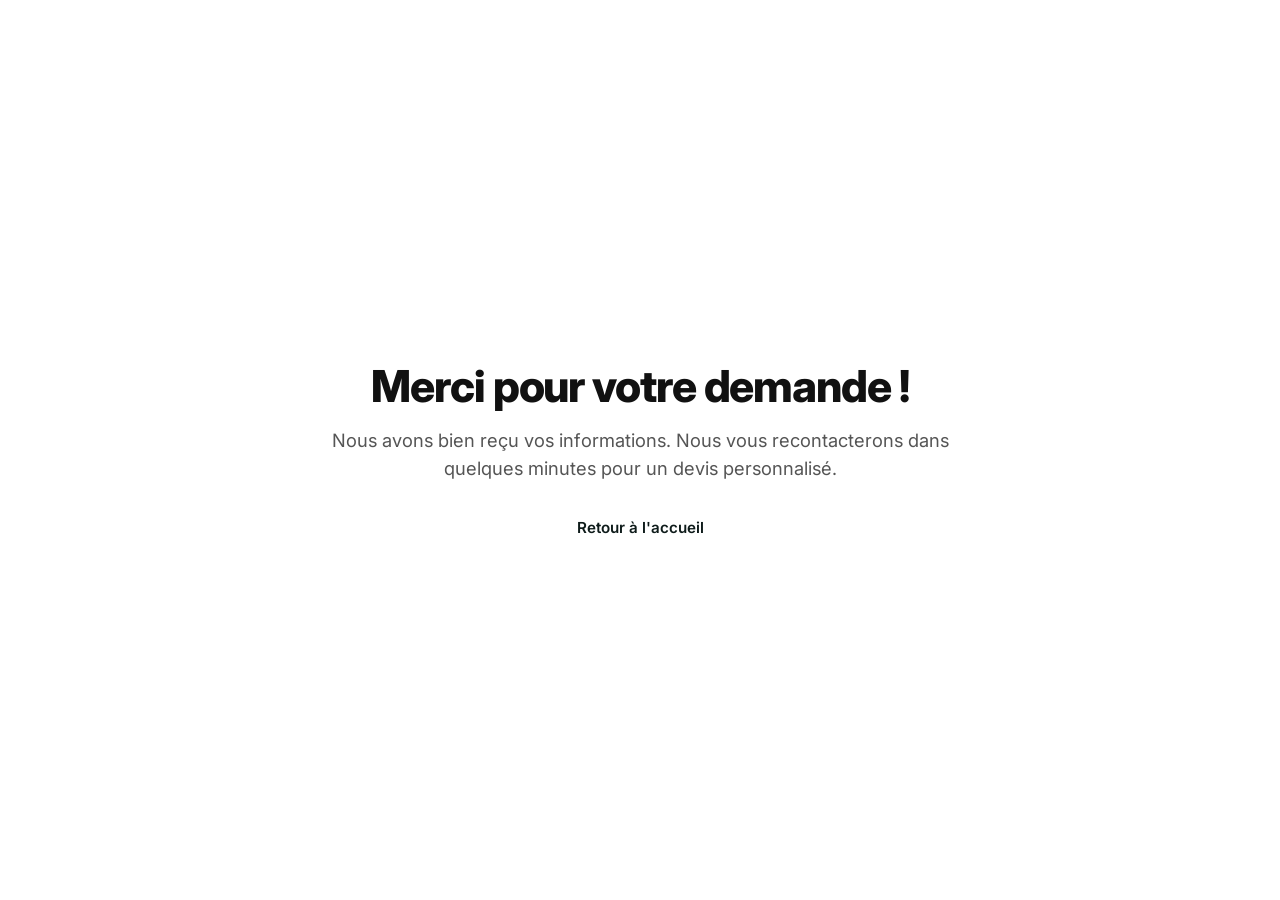
<file: merci.html>
<!doctype html>
<html lang="fr">
<head>
  <meta charset="UTF-8">
  <meta name="viewport" content="width=device-width, initial-scale=1">
  <title>Merci — MASS CLEAN PARIS</title>
  <link rel="preconnect" href="https://fonts.googleapis.com">
  <link rel="preconnect" href="https://fonts.gstatic.com" crossorigin>
  <link href="https://fonts.googleapis.com/css2?family=Inter:wght@400;500;600;700;800&display=swap" rel="stylesheet">
  <link rel="stylesheet" href="styles.css">
</head>
<body style="margin: 0; min-height: 100vh; display: flex; align-items: center; justify-content: center; background-color: #fff;">

  <main style="text-align: center; max-width: 680px; padding: 24px; margin: auto;">
    <h1 style="font-size: 2.75rem; font-weight: 800; margin-bottom: 16px; color: #111;">Merci pour votre demande !</h1>
    <p style="font-size: 1.15rem; color: #555; margin-bottom: 32px; line-height: 1.5;">
      Nous avons bien reçu vos informations. Nous vous recontacterons dans quelques minutes pour un devis personnalisé.
    </p>
    <a href="index.html" class="btn btn-primary" style="display: inline-block;">Retour à l'accueil</a>
  </main>

</body>
</html>
</file>
<file: styles.css>
:root {
  --ink: #0E1B1A;
  --ink-soft: #4B6462;
  --paper: #F8FCFB;
  --white: #FFFFFF;

  --teal-950: #04524F;
  --teal-900: #058F8A;
  --teal-700: #07BEB8;
  --teal-500: #3DCCC7;
  --teal-100: #C4FFF9;
  --mint-bg: #EAF8F6;
  --line: #DCF2EE;
  --line-soft: #EDFAF8;

  --font-body: "Inter", -apple-system, BlinkMacSystemFont, "Segoe UI", Roboto, sans-serif;
  --wrap: 1240px;
  --radius-lg: 32px;
  --radius-md: 20px;
  --radius-sm: 14px;
}

* { box-sizing: border-box; }
html { scroll-behavior: smooth; }

body {
  margin: 0;
  font-family: var(--font-body);
  background: var(--paper);
  color: var(--ink);
  line-height: 1.55;
  -webkit-font-smoothing: antialiased;
}

img { max-width: 100%; display: block; }
a { color: inherit; text-decoration: none; }

.wrap {
  max-width: var(--wrap);
  margin: 0 auto;
  padding: 0 32px;
}

@media (max-width: 768px) {
  .wrap { padding: 0 20px; }
}

/* ---------- Typographie & Titres Framer ---------- */

h1, h2, h3 {
  font-family: var(--font-body);
  font-weight: 700;
  letter-spacing: -0.025em;
  margin: 0;
  color: var(--ink);
  line-height: 1.15;
}

h1 { font-size: clamp(2.6rem, 5.2vw, 4.4rem); }
h2 { font-size: clamp(2.1rem, 3.8vw, 3rem); }
h3 { font-size: 1.6rem; }

p { margin: 0; }

.lede {
  font-size: 1.15rem;
  color: var(--ink-soft);
  max-width: 58ch;
  margin: 16px auto 0;
}
.lede-light { color: #D5F7F3; }

.kicker {
  display: inline-block;
  font-size: 0.78rem;
  font-weight: 700;
  letter-spacing: 0.08em;
  text-transform: uppercase;
  color: #054844;
  background: #C4FFF9;
  border: 1px solid var(--line);
  border-radius: 999px;
  padding: 8px 18px;
  margin-bottom: 20px;
}
.kicker-light {
  background: rgba(255, 255, 255, 0.12);
  border-color: rgba(255, 255, 255, 0.2);
  color: #FFFFFF;
}

/* ---------- Boutons Pill Style Framer ---------- */

.btn {
  display: inline-flex;
  align-items: center;
  gap: 12px;
  font-weight: 600;
  font-size: 0.95rem;
  cursor: pointer;
  transition: transform 0.15s ease, background 0.2s ease, color 0.2s ease, border-color 0.2s ease;
}
.btn:active { transform: scale(0.98); }

.btn-pill {
  background: #C4FFF9;
  color: var(--teal-950);
  padding: 6px 6px 6px 20px;
  border-radius: 999px;
  border: 1px solid var(--line);
}
.btn-pill:hover { background: #07BEB8; 
  transform: translateY(-2px);
}

.btn-pill-arrow {
  display: inline-flex;
  align-items: center;
  justify-content: center;
  width: 34px;
  height: 34px;
  border-radius: 50%;
  background: var(--teal-900);
  color: #FFFFFF;
  font-size: 1.3rem;
  font-weight: 400;
  line-height: 1;
}

.btn-pill--cta {
  background: #07BEB8;
  color: #FFFFFF;
  border: none;
  padding: 8px 8px 8px 24px;
}
.btn-pill--cta:hover { background: #034E4A; }
.btn-pill--cta .btn-pill-arrow { background: #FFFFFF; color: #023B38; }

.btn-pill--card {
  background: var(--teal-900);
  color: #FFFFFF;
  border: none;
  padding: 6px 6px 6px 20px;
  width: fit-content;
}
.btn-pill--card:hover { background: var(--teal-950); }
.btn-pill--card .btn-pill-arrow { background: #FFFFFF; color: var(--teal-900); }

.btn-pill--white {
  background: #FFFFFF;
  color: var(--teal-950);
  border: none;
  padding: 6px 6px 6px 22px;
}
.btn-pill--white:hover { background: #F0FAF9; }
.btn-pill--white .btn-pill-arrow { background: var(--teal-950); color: #FFFFFF; }

/* ---------- Header Navigation ---------- */

.site-header {
  position: sticky;
  top: 0;
  z-index: 50;
  background: rgba(248, 252, 251, 0.9);
  backdrop-filter: blur(12px);
  border-bottom: 1px solid var(--line);
}
.site-header .wrap {
  display: flex;
  align-items: center;
  justify-content: space-between;
  height: 84px;
}

.brand {
  display: flex;
  align-items: center;
  gap: 14px;
  font-weight: 800;
  font-size: 1.05rem;
  letter-spacing: -0.01em;
}
.brand-mark-img {
  width: 44px;
  height: 44px;
  object-fit: contain;
  flex-shrink: 0;
}
.brand-name { color: var(--ink); }

.nav-links {
  display: flex;
  align-items: center;
  gap: 36px;
  list-style: none;
  margin: 0;
  padding: 0;
}
.nav-links a {
  font-size: 0.95rem;
  font-weight: 500;
  color: var(--ink-soft);
  transition: color 0.15s ease;
}
.nav-links a:hover, .nav-links a[aria-current="page"] { color: var(--ink); font-weight: 600; }

.nav-cta { display: flex; align-items: center; gap: 16px; }

.nav-toggle {
  display: none;
  background: none;
  border: 1px solid var(--line);
  border-radius: 999px;
  width: 42px;
  height: 42px;
  align-items: center;
  justify-content: center;
  cursor: pointer;
}
.nav-toggle span, .nav-toggle span::before, .nav-toggle span::after {
  content: "";
  display: block;
  width: 18px;
  height: 2px;
  background: var(--ink);
  position: relative;
  transition: transform 0.2s ease;
}
.nav-toggle span::before { position: absolute; top: -6px; }
.nav-toggle span::after { position: absolute; top: 6px; }

@media (max-width: 880px) {
  .nav-links {
    position: absolute;
    top: 84px; left: 0; right: 0;
    flex-direction: column;
    align-items: flex-start;
    gap: 0;
    background: var(--white);
    border-bottom: 1px solid var(--line);
    max-height: 0;
    overflow: hidden;
    transition: max-height 0.25s ease;
  }
  .nav-links.is-open { max-height: 300px; }
  .nav-links li { width: 100%; }
  .nav-links a { display: block; padding: 16px 24px; border-top: 1px solid var(--line); width: 100%; }
  .nav-toggle { display: flex; }
}

/* ---------- Section Hero (Framer Exact Match Panoramique) ---------- */

.hero {
  width: 100%;
  padding: 24px 0 48px;
  background: #EAF8F6;
  box-sizing: border-box;
}

.hero-wrap,
.hero .wrap {
  width: 100%;
  max-width: 1440px; /* Élargit le cadre sur les côtés */
  margin: 0 auto;
  padding: 0 20px;
  box-sizing: border-box;
  display: block !important;
}

.hero-frame {
  position: relative;
  width: 100%;
  min-height: 720px; /* Plus d'impact vertical */
  height: clamp(680px, 82vh, 880px);
  border-radius: 32px;
  overflow: hidden;
  box-shadow: 0 24px 48px rgba(0, 0, 0, 0.08);
  margin: 0 auto;
}

.hero-bg-img {
  position: absolute;
  top: 0;
  left: 0;
  width: 100%;
  height: 100%;
  object-fit: cover;
  object-position: center 30%;
  z-index: 1;
}

.hero-overlay {
  position: absolute;
  inset: 0;
  background: linear-gradient(
    to bottom,
    rgba(0, 0, 0, 0.15) 0%,
    rgba(0, 0, 0, 0.05) 40%,
    rgba(0, 0, 0, 0.55) 100%
  );
  z-index: 2;
}

.hero-top-badge {
  position: absolute;
  top: 28px;
  left: 50%;
  transform: translateX(-50%);
  z-index: 3;
  display: flex;
  align-items: center;
  gap: 12px;
  background: rgba(255, 255, 255, 0.88);
  backdrop-filter: blur(10px);
  -webkit-backdrop-filter: blur(10px);
  padding: 6px 16px 6px 8px;
  border-radius: 999px;
  box-shadow: 0 4px 16px rgba(0, 0, 0, 0.08);
  white-space: nowrap;
}

.avatar-group {
  display: flex;
  align-items: center;
}

.avatar-img {
  width: 30px;
  height: 30px;
  border-radius: 50%;
  border: 2px solid #FFFFFF;
  margin-left: -8px;
  object-fit: cover;
}
.avatar-img:first-child {
  margin-left: 0;
}

.badge-text-group {
  display: flex;
  align-items: center;
  gap: 6px;
}

.badge-text-group .stars {
  color: #E85D3B;
  font-size: 0.85rem;
  letter-spacing: 1px;
}

.badge-label {
  font-size: 0.82rem;
  font-weight: 600;
  color: #0E1B1A;
}

.hero-bottom-grid {
  position: absolute;
  bottom: 0;
  left: 0;
  width: 100%;
  box-sizing: border-box;
  padding: 48px 56px;
  z-index: 3;
  display: flex;
  justify-content: space-between;
  align-items: flex-end;
  gap: 40px;
}

.hero-left-col {
  flex: 1;
  max-width: 680px;
}

.hero-title {
  color: #FFFFFF;
  font-size: clamp(2.3rem, 4.2vw, 3.8rem);
  font-weight: 600;
  line-height: 1.08;
  letter-spacing: -0.03em;
  margin: 0;
  text-shadow: 0 2px 14px rgba(0, 0, 0, 0.4);
}

.hero-right-col {
  flex: 0 0 280px;
  display: flex;
  flex-direction: column;
  align-items: flex-start;
  gap: 20px;
}

.hero-subtitle {
  color: rgba(255, 255, 255, 0.95);
  font-size: 1.10rem;
  line-height: 1.45;
  margin: 0;
  text-shadow: 0 1px 6px rgba(0, 0, 0, 0.35);
}

.btn-pill--hero {
  background: #07BEB8;
  border: none;
  color: #FFFFFF;
  padding: 12px 16px 12px 24px;
  border-radius: 999px;
  font-weight: 600;
  font-size: 0.95rem;
  text-decoration: none;
  display: inline-flex;
  align-items: center;
  gap: 12px;
  transition: transform 0.15s ease, background 0.15s ease;
}
.btn-pill--hero:hover {
  background: #068F8A;
  transform: translateY(-2px);
}

@media (max-width: 860px) {
  .hero-frame {
    height: auto;
    min-height: 560px;
  }
  .hero-bottom-grid {
    position: relative;
    padding: 140px 24px 36px;
    flex-direction: column;
    align-items: flex-start;
    gap: 24px;
  }
  .hero-right-col {
    flex: none;
    width: 100%;
  }
}

/* ---------- Section À Propos (Structure 100% Verticale) ---------- */

.section-about-vertical {
  padding: 90px 0;
  background: #FFFFFF;
}

.about-vertical-stack {
  max-width: 860px;
  margin: 0 auto;
  display: flex;
  flex-direction: column;
  align-items: center;
  text-align: center;
}

.about-v-heading {
  font-size: clamp(2.1rem, 3.8vw, 3.2rem);
  font-weight: 800;
  line-height: 1.15;
  letter-spacing: -0.03em;
  color: #0E1B1A;
  margin: 0 0 28px 0;
  max-width: 26ch;
}

.about-v-cta {
  text-align: center;
  margin-top: 48px; 
}

.btn-pill--teal {
  background: #B6FFF2;
  color: #054844;
  border: none;
  padding: 6px 6px 6px 24px;
  font-weight: 700;
  font-size: 0.95rem;
  border-radius: 999px;
  display: inline-flex;
  align-items: center;
  gap: 12px;
}
.btn-pill--teal:hover {
  background: #A0FCEB;
}
.btn-pill--teal .btn-pill-arrow {
  background: #04524F;
  color: #FFFFFF;
  width: 38px;
  height: 38px;
  border-radius: 50%;
  display: inline-flex;
  align-items: center;
  justify-content: center;
  font-size: 1.2rem;
}

.about-cards-stack {
  width: 100%;
  max-width: 860px; 
  margin: 40px auto 0;
  display: grid;
  grid-template-columns: repeat(2, 1fr); 
  gap: 24px;
  text-align: left;
}

.about-card {
  border-radius: 24px;
  padding: 34px;
  display: flex;
  flex-direction: column;        
  justify-content: space-between;
  box-sizing: border-box;
  aspect-ratio: 1 / 1;  
}

.about-card-badge {
  background: #FFFFFF;
  color: #04524F;             
  padding: 14px 28px;         
  font-size: 0.9rem;
  font-weight: 800;
  text-transform: uppercase;
  letter-spacing: 0.08em;
  border-radius: 10px;
  box-shadow: 0 6px 20px rgba(0, 0, 0, 0.07);
  
  /* Verrouille l'alignement et empêche l'étirement */
  display: inline-flex;
  align-items: center;
  justify-content: center;
  text-align: center;
  align-self: center;          
  width: fit-content;          
  white-space: nowrap;        
}

.about-card:first-child {
  background: #B6FFF2;
  border: none;
}
.about-card:first-child p {
  color: #054844;
}

.about-card:last-child {
  background: #068F8A;
  border: none;
  align-items: flex-end;
}
.about-card:last-child p,
.about-card:last-child strong {
  color: #FFFFFF;
}

.about-card-sparkle {
  display: none; 
}

.about-card p {
font-size: clamp(1.15rem, 1.45vw, 1.35rem);
  line-height: 1.45;                 
  font-weight: 400;
  margin: 0;
}

/* Sur mobile : repasse l'un en dessous de l'autre */
@media (max-width: 640px) {
  .about-cards-stack {
    grid-template-columns: 1fr;
  }
  .about-card {
    aspect-ratio: auto;
    padding: 24px;
  }
  .about-v-heading { 
    font-size: 1.9rem; 
  }
}

/* ---------- Section Solutions (Framer Exact Match) ---------- */

#solutions {
  scroll-margin-top: 0px; 
  }

.section-solutions {
  padding: 100px 0;
  background: #EAF8F6;
}

.solutions-header {
  max-width: 780px;
  margin: 0 auto 56px;
  text-align: center;
}

.solutions-title {
  font-size: clamp(2.2rem, 3.8vw, 3.2rem);
  font-weight: 800;
  letter-spacing: -0.03em;
  line-height: 1.15;
  color: #0E1B1A;
  margin-top: 14px;
}

.solutions-container {
  display: flex;
  flex-direction: column;
  gap: 32px;
}

.framer-plan-card {
  background: #FFFFFF;
  border-radius: 28px;
  border: 1px solid #DCF2EE;
  padding: 48px;
  display: grid;
  grid-template-columns: 1fr 1fr;
  gap: 48px;
  align-items: center;
  box-shadow: 0 4px 20px rgba(5, 143, 138, 0.04);
}

.plan-content {
  display: flex;
  flex-direction: column;
  align-items: flex-start;
  text-align: left;
}

.plan-title {
  font-size: clamp(1.6rem, 2.4vw, 2.1rem);
  font-weight: 800;
  color: #0E1B1A;
  letter-spacing: -0.02em;
  margin-bottom: 14px;
}

.plan-description {
  font-size: 1.05rem;
  color: #4B6462;
  line-height: 1.6;
  margin-bottom: 28px;
  max-width: 48ch;
}

.plan-checklist {
  list-style: none;
  margin: 0 0 34px 0;
  padding: 0;
  display: flex;
  flex-direction: column;
  gap: 14px;
  width: 100%;
}

.plan-checklist li {
  display: flex;
  align-items: center;
  gap: 12px;
  font-size: 0.98rem;
  font-weight: 500;
  color: #0E1B1A;
}

.check-icon {
  width: 22px;
  height: 22px;
  border-radius: 50%;
  background: #B6FFF2;
  color: #04524F;
  display: inline-flex;
  align-items: center;
  justify-content: center;
  font-size: 0.75rem;
  font-weight: 800;
  flex-shrink: 0;
}

.plan-action { margin-top: auto; }

.plan-visual {
  border-radius: 20px;
  overflow: hidden;
  width: 100%;
  height: 380px;
  background: #DCF2EE;
}

.plan-visual img {
  width: 100%;
  height: 100%;
  object-fit: cover;
  display: block;
}

@media (max-width: 960px) {
  .framer-plan-card {
    grid-template-columns: 1fr;
    padding: 32px 24px;
    gap: 32px;
  }
  .plan-visual { height: 260px; }
}

/* ---------- Section Chiffres Clés ---------- */

.section-deep {
  background: #023B38;
  color: #FFFFFF;
  padding: 90px 0;
}
.section-deep h2 { color: #FFFFFF; }
.stats-grid {
  display: grid;
  grid-template-columns: repeat(3, 1fr);
  gap: 30px;
  margin-top: 50px;
}
@media (max-width: 768px) {
  .stats-grid { grid-template-columns: 1fr; }
}
.stat-card {
  background: rgba(255, 255, 255, 0.05);
  border: 1px solid rgba(255, 255, 255, 0.1);
  border-radius: var(--radius-md);
  padding: 36px 24px;
  text-align: center;
}
.stat-card b {
  display: block;
  font-size: 3.2rem;
  font-weight: 800;
  color: var(--teal-100);
  line-height: 1;
  margin-bottom: 12px;
}
.stat-card span { font-size: 1rem; color: #D5F7F3; }

.section-deep .section-head {
  text-align: center;
  max-width: 750px;
  margin: 0 auto;
}

.section-deep .lede {
  margin: 16px auto 0;
  text-align: center;
}

/* ---------- Carrousel Avis Clients Framer ---------- */

#avis .carousel-heading {
  scroll-margin-top: 160px;
}

.section-avis-carousel {
  padding: 90px 0 80px;
  background: #EAF8F6;
  overflow: hidden;
  text-align: center;
}

.carousel-heading {
  font-size: clamp(2.2rem, 3.8vw, 3.2rem);
  font-weight: 800;
  letter-spacing: -0.03em;
  color: #0E1B1A;
}

.carousel-track {
  display: flex;
  gap: 28px;
  overflow-x: auto;
  scroll-behavior: smooth;
  padding: 30px 20px; /* Supprime l'espace vide forcé à gauche et à droite */
  scrollbar-width: none;
  -webkit-overflow-scrolling: touch;
}

.carousel-track::-webkit-scrollbar {
  display: none;
}

.carousel-card {
  flex: 0 0 580px;
  max-width: 82vw;
  scroll-snap-align: center;
  background: #068F8A;
  color: #FFFFFF;
  border-radius: 24px;
  padding: 38px 42px;
  display: grid;
  grid-template-columns: 1.25fr 0.75fr;
  gap: 28px;
  align-items: center;
  box-shadow: 0 12px 30px rgba(4, 82, 79, 0.12);
  box-sizing: border-box;
}

.card-quote-col {
  display: flex;
  flex-direction: column;
  justify-content: space-between;
  min-height: 170px;
}

.card-quote {
  font-size: 1rem;
  line-height: 1.6;
  color: #E6FAF7;
}

.card-author { margin-top: 20px; }
.card-author strong {
  display: block;
  font-size: 0.95rem;
  color: #FFFFFF;
}
.card-author span {
  display: block;
  font-size: 0.82rem;
  color: #9DEAE4;
  margin-top: 2px;
}

.card-logo-col {
  display: flex;
  align-items: center;
  justify-content: center;
  border-radius: 18px;
  height: 100%;
  min-height: 140px;
  overflow: hidden; 
  padding: 0;       
  border: none;     
}

.client-brand-img {
  width: 100%;
  height: 100%;
  object-fit: cover; 
  display: block;
}

.client-brand-text {
  font-size: 1.5rem;
  font-weight: 800;
  letter-spacing: 0.05em;
  color: #FFFFFF;
  text-align: center;
}

.carousel-controls {
  display: flex;
  justify-content: center;
  gap: 12px;
  margin-top: 20px;
}

.carousel-btn {
  width: 44px;
  height: 44px;
  background: #FFFFFF;
  border: 1px solid #DCF2EE;
  border-radius: 12px;
  display: inline-flex;
  align-items: center;
  justify-content: center;
  cursor: pointer;
  font-size: 1.15rem;
  color: #0E1B1A;
  box-shadow: 0 2px 8px rgba(0, 0, 0, 0.04);
  transition: transform 0.15s ease, background 0.15s ease;
}
.carousel-btn:hover { background: #F0FAF9; transform: translateY(-2px); }
.carousel-btn:active { transform: scale(0.95); }

@media (max-width: 768px) {
  .carousel-track { padding: 24px 20px; }
  .carousel-card {
    flex: 0 0 85vw;
    grid-template-columns: 1fr;
    padding: 28px 20px;
    gap: 20px;
  }
}


/* ---------- FAQ Framer Style ---------- */

.section-faq { padding: 90px 0; background: var(--mint-bg); text-align: center;}
.faq-accordion { display: grid; gap: 14px; max-width: 860px; margin: 36px auto 0; }
.faq-box {
  background: var(--white);
  border: 1px solid var(--line);
  border-radius: var(--radius-sm);
  overflow: hidden;
}
.faq-box summary {
  padding: 22px 26px;
  font-weight: 600;
  font-size: 1.05rem;
  cursor: pointer;
  list-style: none;
  display: flex;
  align-items: center;
  justify-content: space-between;
}
.faq-box summary::-webkit-details-marker { display: none; }
.faq-box summary::after {
  content: "+";
  font-size: 1.5rem;
  font-weight: 400;
  color: var(--teal-900);
  transition: transform 0.2s ease;
}
.faq-box[open] summary::after { transform: rotate(45deg); }
.faq-content { padding: 0 26px 24px; color: var(--ink-soft); font-size: 0.98rem; line-height: 1.6; text-align: left;}

/* ---------- CTA Banner Framer ---------- */

.section-cta-wrap { padding: 80px 0; }
.cta-banner {
  background: #023B38;
  border-radius: var(--radius-lg);
  padding: 60px 48px;
  color: #FFFFFF;
  display: flex;
  align-items: center;
  justify-content: space-between;
  gap: 32px;
  flex-wrap: wrap;
}
.cta-banner h2 { color: #FFFFFF; margin-bottom: 8px; }
.cta-banner p { color: #D5F7F3; font-size: 1.1rem; }

/* ---------- Contact page ---------- */

.section-contact {
  background-color: var(--mint-bg, #EAF8F6);
}

.contact-header {
  text-align: center;
  max-width: 1200px;
  margin: 0 auto 48px;
  padding-top: 48px;
}

.contact-layout {
  display: grid;
  grid-template-columns: 0.85fr 1.15fr;
  gap: 56px;
}

@media (max-width: 900px) { .contact-layout { grid-template-columns: 1fr; } }

.contact-info { display: grid; gap: 18px; align-content: start; }
.info-card {
  background: #FFFFFF;
  border-radius: var(--radius-sm);
  padding: 20px 22px;
}
.info-card span { display: block; font-size: 0.82rem; color: var(--ink-soft); margin-bottom: 4px; }
.info-card strong { font-size: 1.05rem; color: var(--teal-950); }

.social-row { display: flex; gap: 10px; flex-wrap: wrap; }
.social-row a {
  background: #FFFFFF;
  border: 1px solid var(--line);
  border-radius: 999px;
  padding: 9px 16px;
  font-size: 0.85rem;
}
.social-row a:hover { border-color: var(--teal-700); color: var(--teal-950); }

form.card {
  background: #FFFFFF;
  border-radius: 20px;
  padding: 32px;
  box-shadow: 0 1px 2px rgba(5, 143, 138, 0.06);
}
.field-row { display: grid; grid-template-columns: 1fr 1fr; gap: 18px; }
@media (max-width: 560px) { .field-row { grid-template-columns: 1fr; } }

.field { margin-bottom: 18px; }
.field label { display: block; font-size: 0.85rem; font-weight: 600; margin-bottom: 6px; }
.field input, .field select, .field textarea {
  width: 100%;
  border: 1px solid var(--line);
  border-radius: var(--radius-sm);
  padding: 12px 14px;
  font-family: var(--font-body);
  font-size: 0.95rem;
  background: var(--mint-bg);
  color: var(--ink);
}
.field textarea { min-height: 120px; resize: vertical; }
.field input:focus, .field select:focus, .field textarea:focus {
  outline: 2px solid var(--teal-700);
  outline-offset: 1px;
}

/* Conteneur général des boutons radio */
.radio-group {
  display: grid;
  gap: 16px;
  margin-top: 10px;
  width: 100%;
}

/* Le groupe du haut (Particulier / Professionnel) : 2 grandes colonnes égales */
.field:first-of-type .radio-group {
  grid-template-columns: 1fr 1fr;
}

/* Le groupe du bas (Ponctuel / Mensuel / Trimestriel) : 3 colonnes réparties sur toute la largeur */
.field:nth-of-type(4) .radio-group {
  grid-template-columns: 1fr 1fr 1fr;
}

/* Style commun des pilules */
.radio-pill {
  display: flex;
  align-items: center;
  text-align: center;
  justify-content: center;
  gap: 10px;
  background: var(--mint-bg, #EAF8F6);
  border: 1px solid var(--line, #DCF2EE);
  border-radius: 999px;
  font-weight: 600;
  color: #0E1B1A;
  cursor: pointer;
  user-select: none;
  transition: all 0.2s ease;
}

/* On grossit spécifiquement les 2 boutons du haut (plus hauts et texte plus grand) */
.field:first-of-type .radio-pill {
  padding: 14px 20px;
  font-size: 1rem;
}

/* Boutons du bas (hauteur standard, bien répartis) */
.field:nth-of-type(4) .radio-pill {
  padding: 11px 16px;
  font-size: 0.92rem;
}

/* Puce radio native stylisée */
.radio-pill input[type="radio"] {
  appearance: auto;
  -webkit-appearance: auto;
  margin: 0;
  width: 16px;
  height: 16px;
  accent-color: #068F8A;
  cursor: pointer;
}

/* État coché */
.radio-pill:has(input[type="radio"]:checked) {
  background: #FFFFFF;
  border-color: #068F8A;
  box-shadow: 0 2px 8px rgba(6, 143, 138, 0.12);
}

/* Adaptation sur petits écrans de mobile */
@media (max-width: 520px) {
  .field:first-of-type .radio-group,
  .field:nth-of-type(4) .radio-group {
    grid-template-columns: 1fr;
  }
}

/* Bouton d'envoi pleine largeur */
.btn-block {
  width: 100%;
  display: flex;
  justify-content: center;
  align-items: center;
  padding: 14px 24px;
  background-color: var(--teal-950, #0E1B1A);
  color: #FFFFFF;
  border: none;
  border-radius: 999px;
  font-size: 1rem;
  font-weight: 600;
  cursor: pointer;
  margin-top: 20px;
  transition: opacity 0.2s ease, transform 0.1s ease;
}

.btn-block:hover {
  opacity: 0.9;
}

.btn-block:active {
  transform: scale(0.99);
}

/* Centrage exact du menu sur la page contact */
@media (min-width: 901px) {
  .page-contact .site-header .wrap {
    display: grid;
    grid-template-columns: 1fr auto 1fr;
    align-items: center;
  }

  .page-contact .site-header .brand {
    justify-self: start;
  }

  .page-contact .site-header nav {
    justify-self: center;
    margin: 0;
  }

  .page-contact .nav-cta {
    display: none;
  }
}

/* ---------- Footer Framer ---------- */

.site-footer {
  background: #023B38;
  color: #CFF3EF;
  padding: 80px 0 32px;
}
.footer-grid {
  display: grid;
  grid-template-columns: 1.4fr 1fr 1fr 1.1fr;
  gap: 48px;
  padding-bottom: 48px;
  border-bottom: 1px solid rgba(255, 255, 255, 0.12);
}
@media (max-width: 820px) {
  .footer-grid { grid-template-columns: 1fr 1fr; gap: 32px; }
}
.brand-footer .brand-name { color: #FFFFFF; }
.footer-brand p { font-size: 0.92rem; color: #9FD9D2; margin-top: 14px; max-width: 32ch; }
.footer-grid h4 { color: #FFFFFF; font-size: 0.9rem; font-weight: 700; margin-bottom: 18px; }
.footer-grid ul { list-style: none; margin: 0; padding: 0; display: grid; gap: 12px; }
.footer-grid a { font-size: 0.92rem; color: #CFF3EF; transition: color 0.15s ease; }
.footer-grid a:hover { color: #FFFFFF; }

.footer-bottom {
  padding-top: 28px;
  display: flex;
  justify-content: space-between;
  flex-wrap: wrap;
  gap: 16px;
  font-size: 0.85rem;
  color: #9FD9D2;
}

/* ---------- Animations ---------- */

@media (prefers-reduced-motion: reduce) {
  * { scroll-behavior: auto !important; transition: none !important; }
}

.reveal {
  opacity: 0;
  transform: translateY(110px) scale(0.90);
  transition: 
    opacity 1.1s cubic-bezier(0.16, 1, 0.3, 1),
    transform 1.1s cubic-bezier(0.16, 1, 0.3, 1);
  will-change: opacity, transform;
}

.reveal.is-visible {
  opacity: 1;
  transform: translateY(0) scale(1);
}

/* Règles appliquées UNIQUEMENT à la page À Propos */

.page-about .hero .wrap,
.page-about .section-head {
  text-align: center;
}

.page-about .hero h1 {
  margin-left: auto;
  margin-right: auto;
}

.page-about .section-alt {
  padding-top: 60px;
  padding-bottom: 90px;
}

/* Grille des valeurs sur la page À Propos */
.page-about .values-grid {
  display: grid;
  grid-template-columns: repeat(2, 1fr);
  gap: 24px;
  max-width: 900px;
  margin: 48px auto 0;
}

/* Carte individuelle */
.page-about .value-item {
  background: #ffffff;
  border: 1px solid var(--line, #e2e8f0);
  border-radius: 20px;
  padding: 28px;
  text-align: left;
  box-shadow: 0 4px 18px rgba(0, 0, 0, 0.03);
}

.page-about .value-item h3 {
  font-size: 1.25rem;
  margin-bottom: 10px;
  color: var(--ink, #0f172a);
}

.page-about .value-item p {
  color: var(--ink-soft, #475569);
  line-height: 1.55;
  font-size: 0.98rem;
}

/* Centrage du bouton d'action */
.page-about .section-alt .btn-primary {
  display: table;
  margin: 48px auto 0;
}

/* Passage sur une colonne sur mobile */
@media (max-width: 768px) {
  .page-about .values-grid {
    grid-template-columns: 1fr;
    gap: 16px;
    padding: 0 16px;
  }
}
</file>
